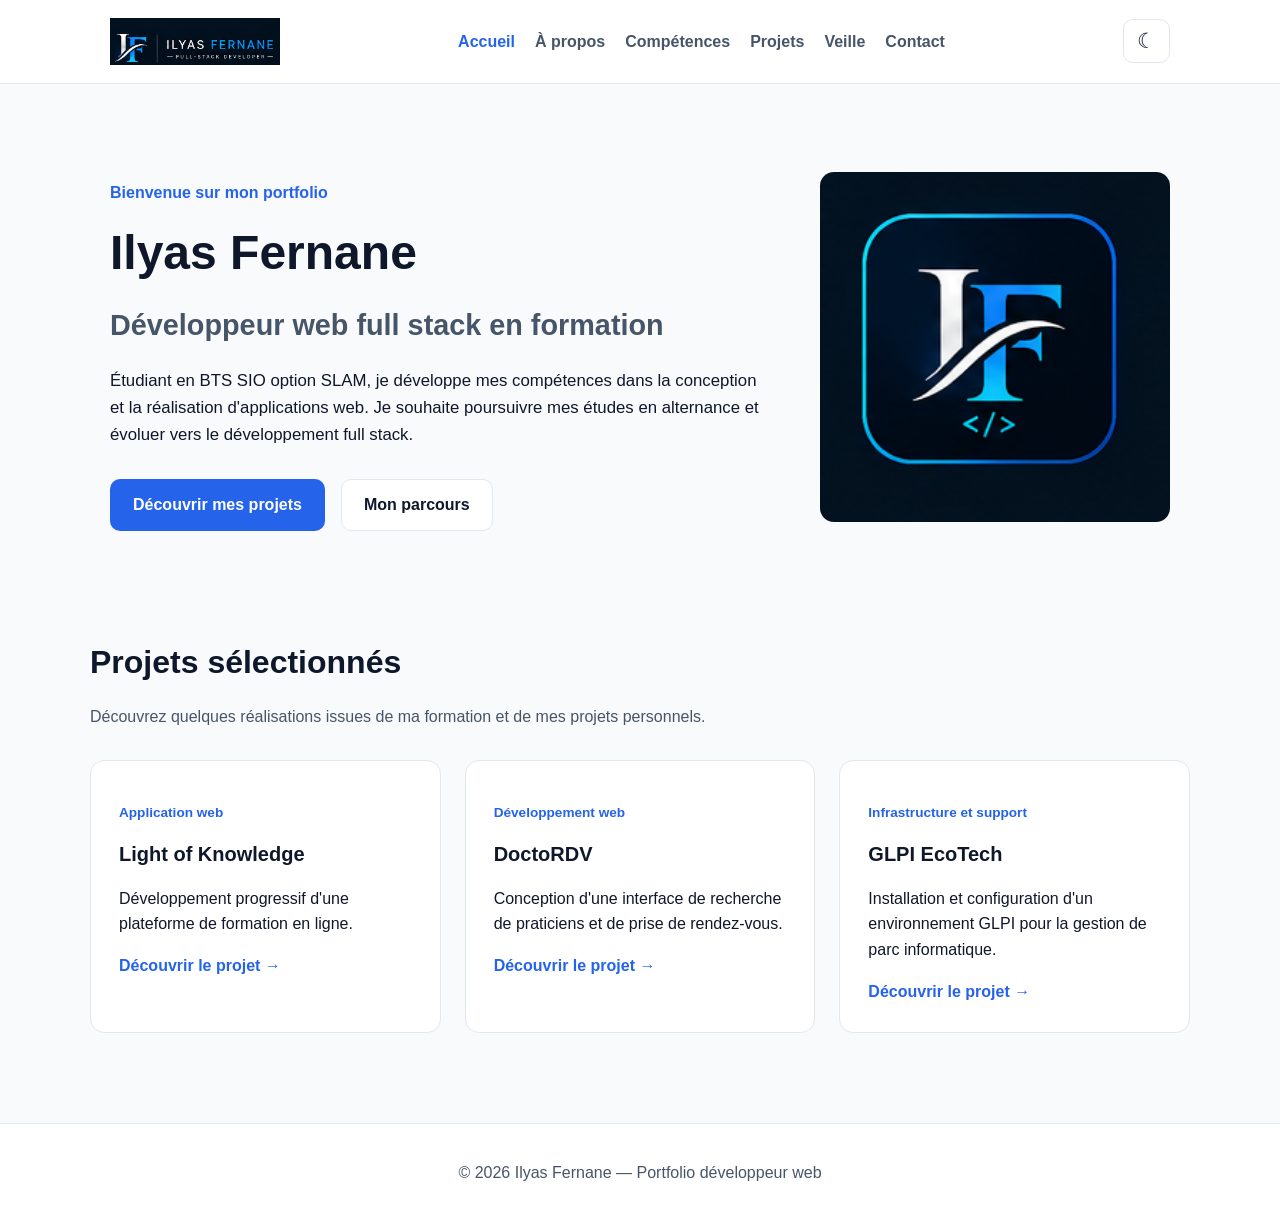
<file: index.html>
<!doctype html>
<html lang="fr">
  <head>
    <meta charset="UTF-8" />
    <meta name="viewport" content="width=device-width, initial-scale=1.0" />

    <meta
      name="description"
      content="Portfolio professionnel de développeur web.
          Projets, compétences et veille technologique."
    />

    <title>Portfolio | Développeur Web</title>

    <link rel="stylesheet" href="css/style.css" />
    <link rel="icon" type="image/png" href="images/favicon.png" />
  </head>

  <body>
    <!-- EN-TÊTE -->
    <header class="site-header">
      <nav class="navigation" aria-label="Navigation principale">
        <a
          href="index.html"
          class="logo logo-image"
          aria-label="Ilyas Fernane - Accueil"
        >
          <img
            src="images/logo-navbar.png"
            alt="Ilyas Fernane"
            class="logo-navbar"
          />
        </a>

        <button
          class="menu-toggle"
          type="button"
          aria-label="Afficher ou masquer le menu"
          aria-controls="menu-principal"
          aria-expanded="false"
        >
          ☰
        </button>

        <ul class="menu" id="menu-principal">
          <li><a href="index.html" aria-current="page">Accueil</a></li>
          <li><a href="apropos.html">À propos</a></li>
          <li><a href="competences.html">Compétences</a></li>
          <li><a href="projets.html">Projets</a></li>
          <li><a href="veille.html">Veille</a></li>
          <li><a href="contact.html">Contact</a></li>
        </ul>

        <button
          class="theme-toggle"
          type="button"
          aria-label="Changer de thème"
          title="Changer de thème"
        >
          ☾
        </button>
      </nav>
    </header>

    <!-- CONTENU PRINCIPAL -->
    <main>
      <section class="hero">
        <div class="hero-contenu">
          <p class="hero-intro">Bienvenue sur mon portfolio</p>

          <h1>Ilyas Fernane</h1>

          <h2>Développeur web full stack en formation</h2>

          <p class="hero-description">
            Étudiant en BTS SIO option SLAM, je développe mes compétences dans
            la conception et la réalisation d'applications web. Je souhaite
            poursuivre mes études en alternance et évoluer vers le développement
            full stack.
          </p>

          <div class="hero-actions">
            <a href="projets.html" class="btn btn-principal">
              Découvrir mes projets
            </a>

            <a href="apropos.html" class="btn btn-secondaire"> Mon parcours </a>
          </div>
        </div>

        <div class="hero-visuel">
          <img
            src="images/favicon.png"
            alt="Monogramme IF - Identité visuelle Ilyas Fernane"
            class="logo-principal"
          />
        </div>
      </section>

      <section class="projets-accueil">
        <div class="conteneur">
          <h2>Projets sélectionnés</h2>

          <p class="section-description">
            Découvrez quelques réalisations issues de ma formation et de mes
            projets personnels.
          </p>

          <div class="grille-projets">
            <article class="carte-projet">
              <p class="projet-categorie">Application web</p>

              <h3>Light of Knowledge</h3>

              <p>
                Développement progressif d'une plateforme de formation en ligne.
              </p>

              <a href="projets.html"> Découvrir le projet → </a>
            </article>

            <article class="carte-projet">
              <p class="projet-categorie">Développement web</p>

              <h3>DoctoRDV</h3>

              <p>
                Conception d'une interface de recherche de praticiens et de
                prise de rendez-vous.
              </p>

              <a href="projets.html"> Découvrir le projet → </a>
            </article>

            <article class="carte-projet">
              <p class="projet-categorie">Infrastructure et support</p>

              <h3>GLPI EcoTech</h3>

              <p>
                Installation et configuration d'un environnement GLPI pour la
                gestion de parc informatique.
              </p>

              <a href="projets.html"> Découvrir le projet → </a>
            </article>
          </div>
        </div>
      </section>
    </main>

    <!-- PIED DE PAGE -->
    <footer class="site-footer">
      <p>© 2026 Ilyas Fernane — Portfolio développeur web</p>
    </footer>
    <script src="js/menu.js"></script>
    <script src="js/theme.js"></script>
  </body>
</html>
</file>
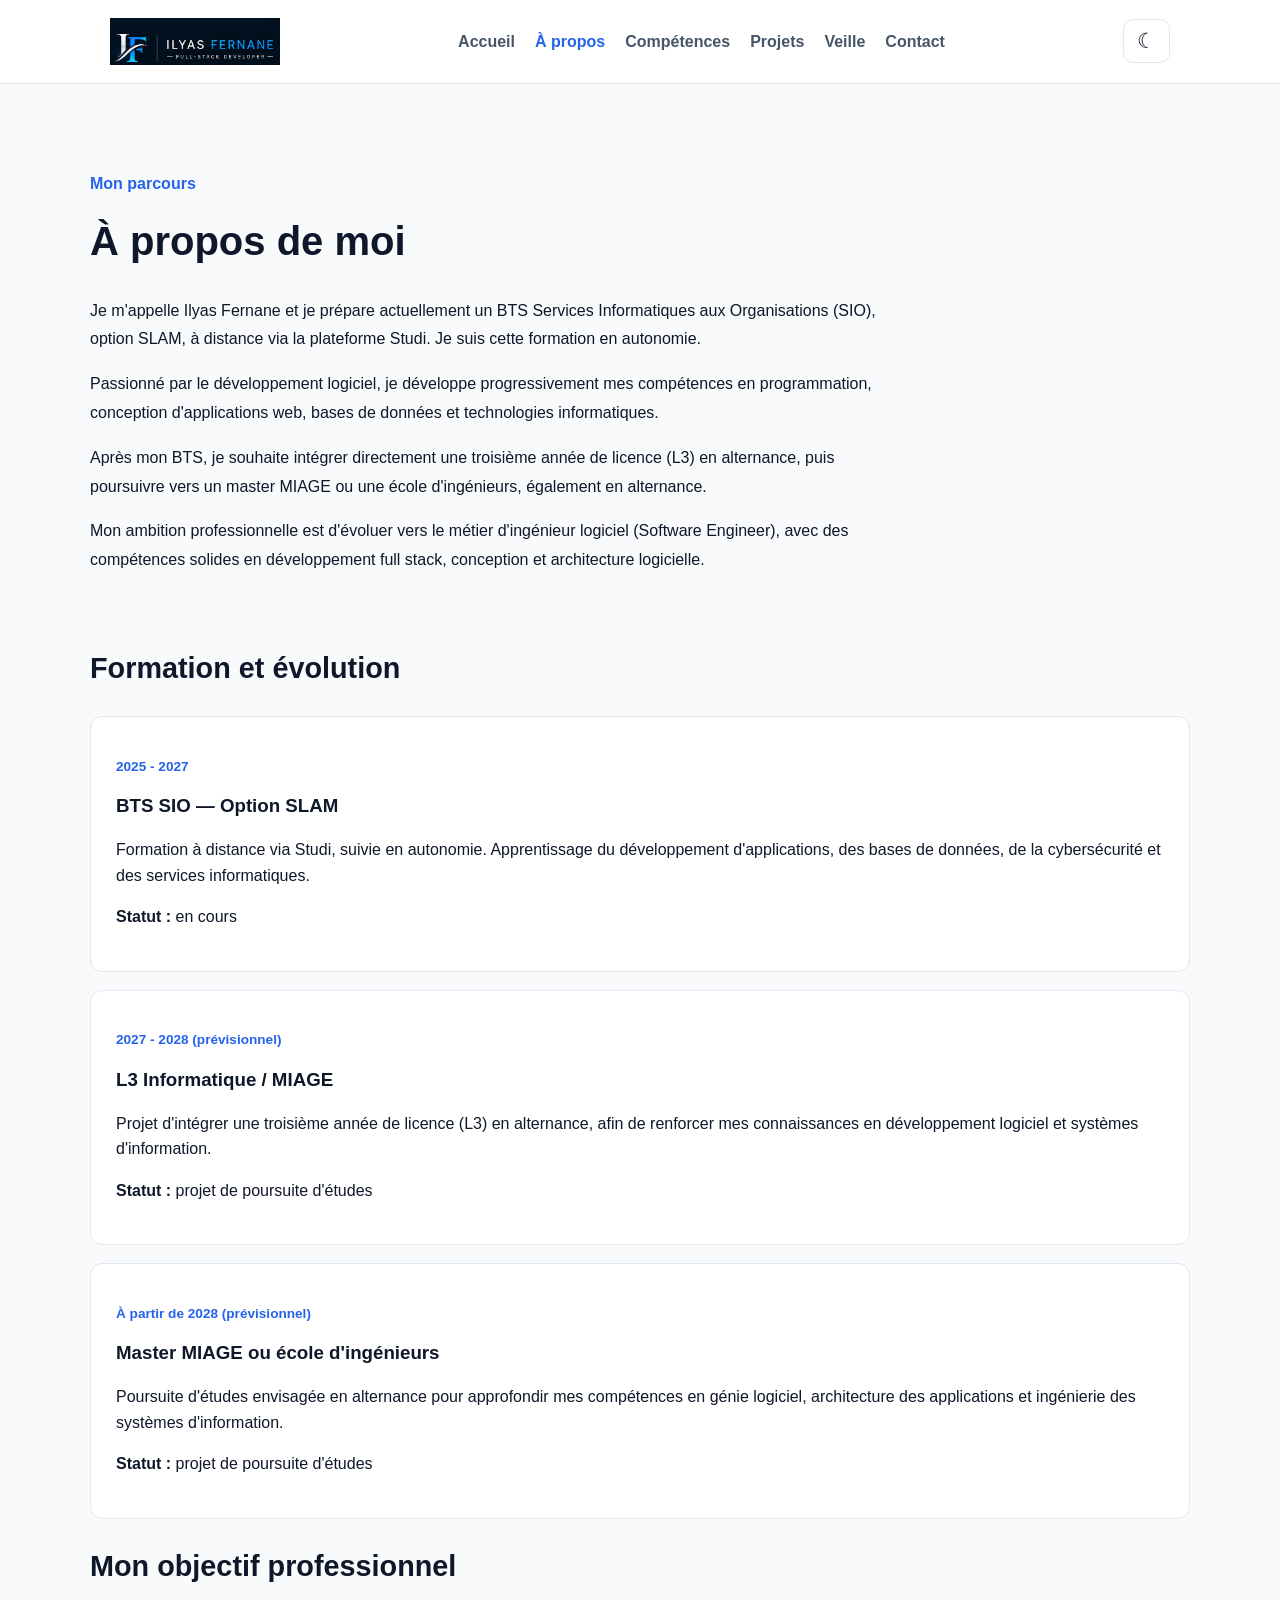
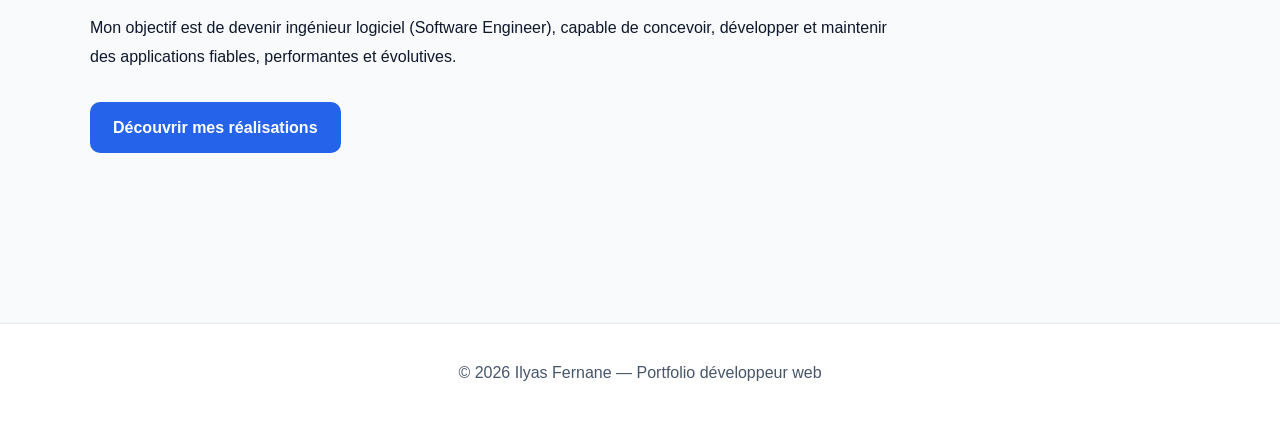
<file: apropos.html>
<!doctype html>
<html lang="fr">
  <head>
    <meta charset="UTF-8" />
    <meta name="viewport" content="width=device-width, initial-scale=1.0" />
    <meta
      name="description"
      content="Découvrez mon parcours, ma formation en BTS SIO SLAM et mes objectifs professionnels."
    />
    <title>À propos | Ilyas Fernane</title>
    <link rel="stylesheet" href="css/style.css" />
    <link rel="icon" type="image/png" href="images/favicon.png">
  </head>
  <body>
    <header class="site-header">
      <nav class="navigation" aria-label="Navigation principale">
        
      <a href="index.html"
        class="logo logo-image"
        aria-label="Ilyas Fernane - Accueil">

          <img src="images/logo-navbar.png"
              alt="Ilyas Fernane"
              class="logo-navbar">

      </a>


        <button
          class="menu-toggle"
          type="button"
          aria-label="Afficher ou masquer le menu"
          aria-controls="menu-principal"
          aria-expanded="false"
        >
          ☰
        </button>

        <ul class="menu" id="menu-principal">
          <li><a href="index.html">Accueil</a></li>
          <li><a href="apropos.html" aria-current="page">À propos</a></li>
          <li><a href="competences.html">Compétences</a></li>
          <li><a href="projets.html">Projets</a></li>
          <li><a href="veille.html">Veille</a></li>
          <li><a href="contact.html">Contact</a></li>
        </ul>
        <button
         class="theme-toggle"
         type="button"
         aria-label="Changer de thème"
         title="Changer de thème">
         ☾
        </button>
      </nav>
    </header>

    <main class="page-interieure">
      <div class="conteneur">

        <section class="presentation">
          <p class="hero-intro">Mon parcours</p>

          <h1>À propos de moi</h1>

          <p>
            Je m'appelle Ilyas Fernane et je prépare actuellement un BTS
            Services Informatiques aux Organisations (SIO), option SLAM, à
            distance via la plateforme Studi. Je suis cette formation en
            autonomie.
          </p>

          <p>
            Passionné par le développement logiciel, je développe
            progressivement mes compétences en programmation, conception
            d'applications web, bases de données et technologies informatiques.
          </p>

          <p>
            Après mon BTS, je souhaite intégrer directement une troisième année
            de licence (L3) en alternance, puis poursuivre vers un master MIAGE
            ou une école d'ingénieurs, également en alternance.
          </p>

          <p>
            Mon ambition professionnelle est d'évoluer vers le métier
            d'ingénieur logiciel (Software Engineer), avec des compétences
            solides en développement full stack, conception et architecture
            logicielle.
          </p>
        </section>

        <section class="parcours">
          <h2>Formation et évolution</h2>

          <article class="parcours-etape">
            <p class="projet-categorie">2025 - 2027</p>

            <h3>BTS SIO — Option SLAM</h3>

            <p>
              Formation à distance via Studi,
              suivie en autonomie. Apprentissage
              du développement d'applications,
              des bases de données, de la cybersécurité
              et des services informatiques.
            </p>

            <p><strong>Statut :</strong> en cours</p>
          </article>

        <article class="parcours-etape">
            <p class="projet-categorie">2027 - 2028 (prévisionnel)</p>

            <h3>L3 Informatique / MIAGE</h3>

            <p>
                Projet d'intégrer une troisième année
                de licence (L3) en alternance,
                afin de renforcer mes connaissances
                en développement logiciel et
                systèmes d'information.
            </p>

            <p><strong>Statut :</strong> projet de poursuite d'études</p>
        </article>

        <article class="parcours-etape">
            <p class="projet-categorie">À partir de 2028 (prévisionnel)</p>

            <h3>Master MIAGE ou école d'ingénieurs</h3>

            <p>
                Poursuite d'études envisagée en alternance
                pour approfondir mes compétences
                en génie logiciel, architecture
                des applications et ingénierie
                des systèmes d'information.
            </p>

            <p><strong>Statut :</strong> projet de poursuite d'études</p>
        </article>

        <section class="objectifs">
          <h2>Mon objectif professionnel</h2>
          <p>
            Mon objectif est de devenir ingénieur logiciel
            (Software Engineer), capable de concevoir,
            développer et maintenir des applications
            fiables, performantes et évolutives.
          </p>

          <a href="projets.html" class="btn btn-principal">
            Découvrir mes réalisations
          </a>
        </section>
      </div>
    </main>

    <footer class="site-footer">
      <p>© 2026 Ilyas Fernane — Portfolio développeur web</p>
    </footer>

    <script src="js/menu.js"></script>
    <script src="js/theme.js"></script>
  </body>
</html>
</file>
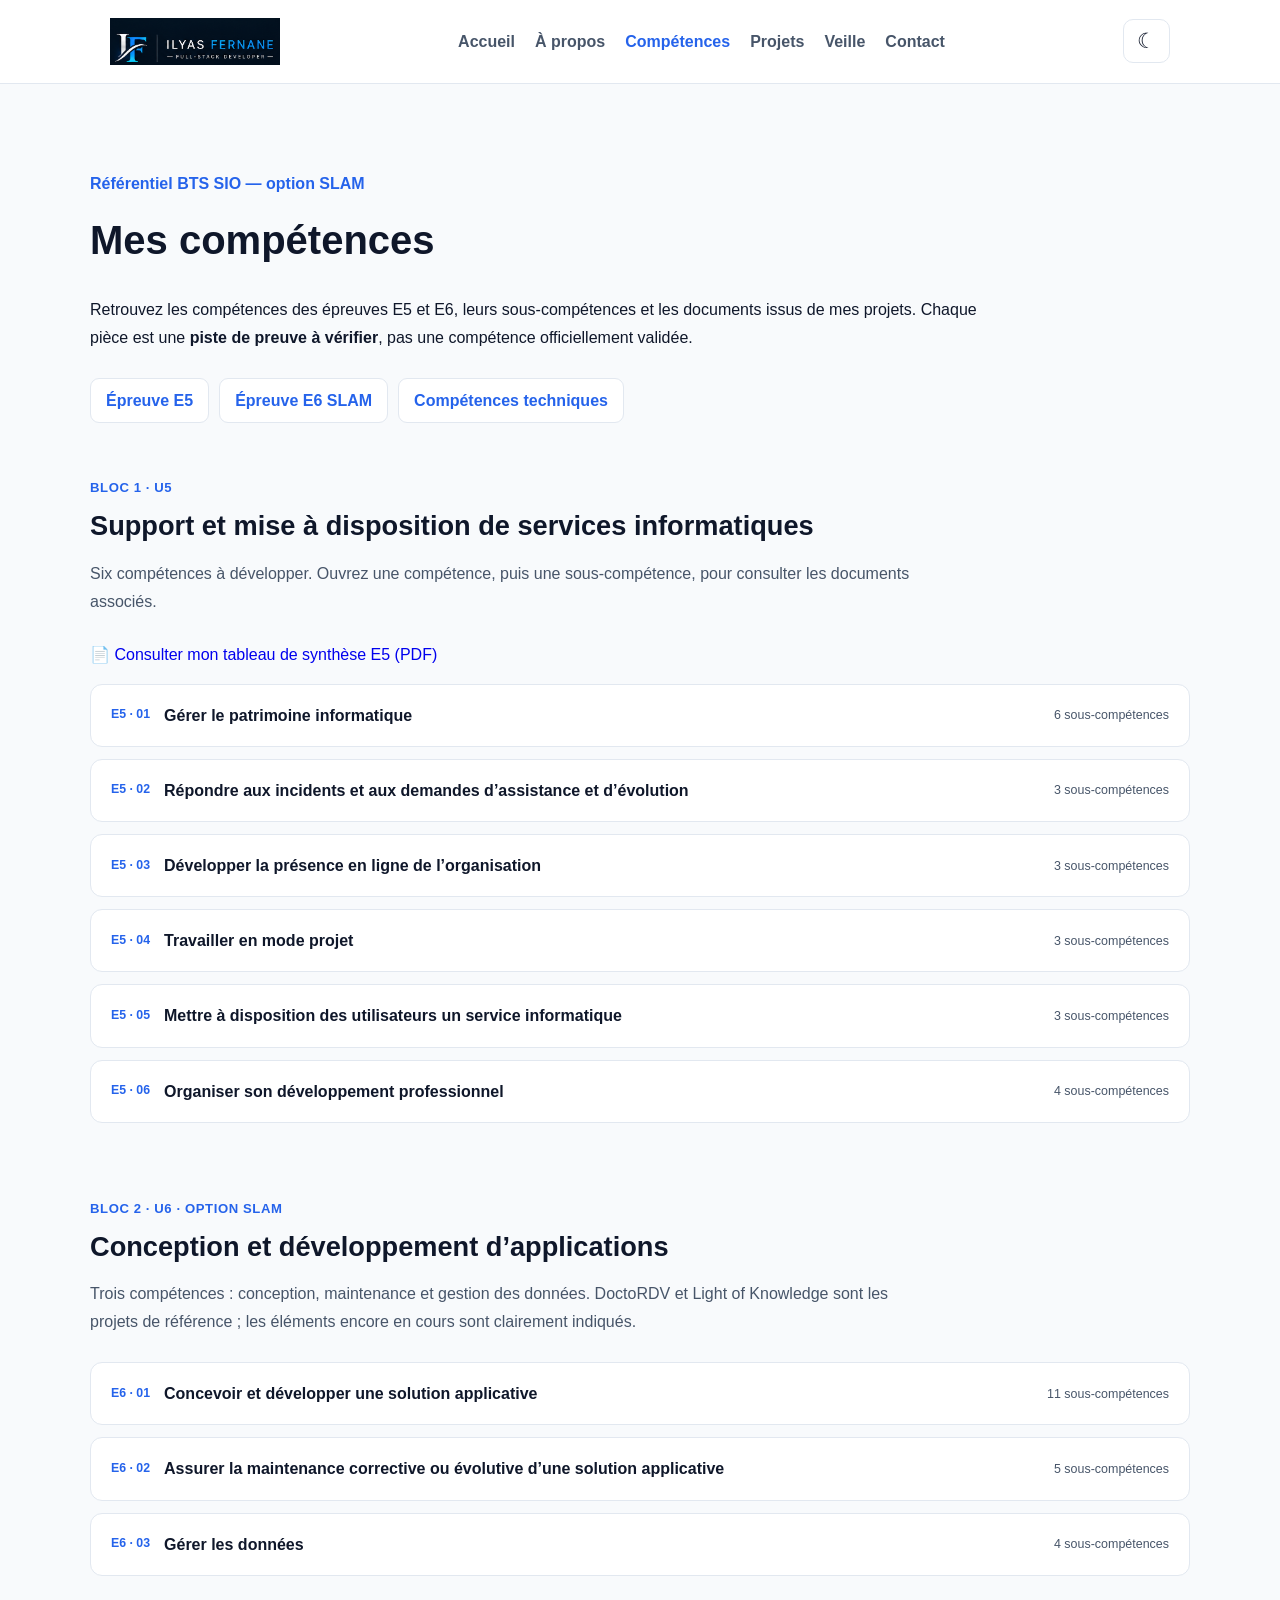
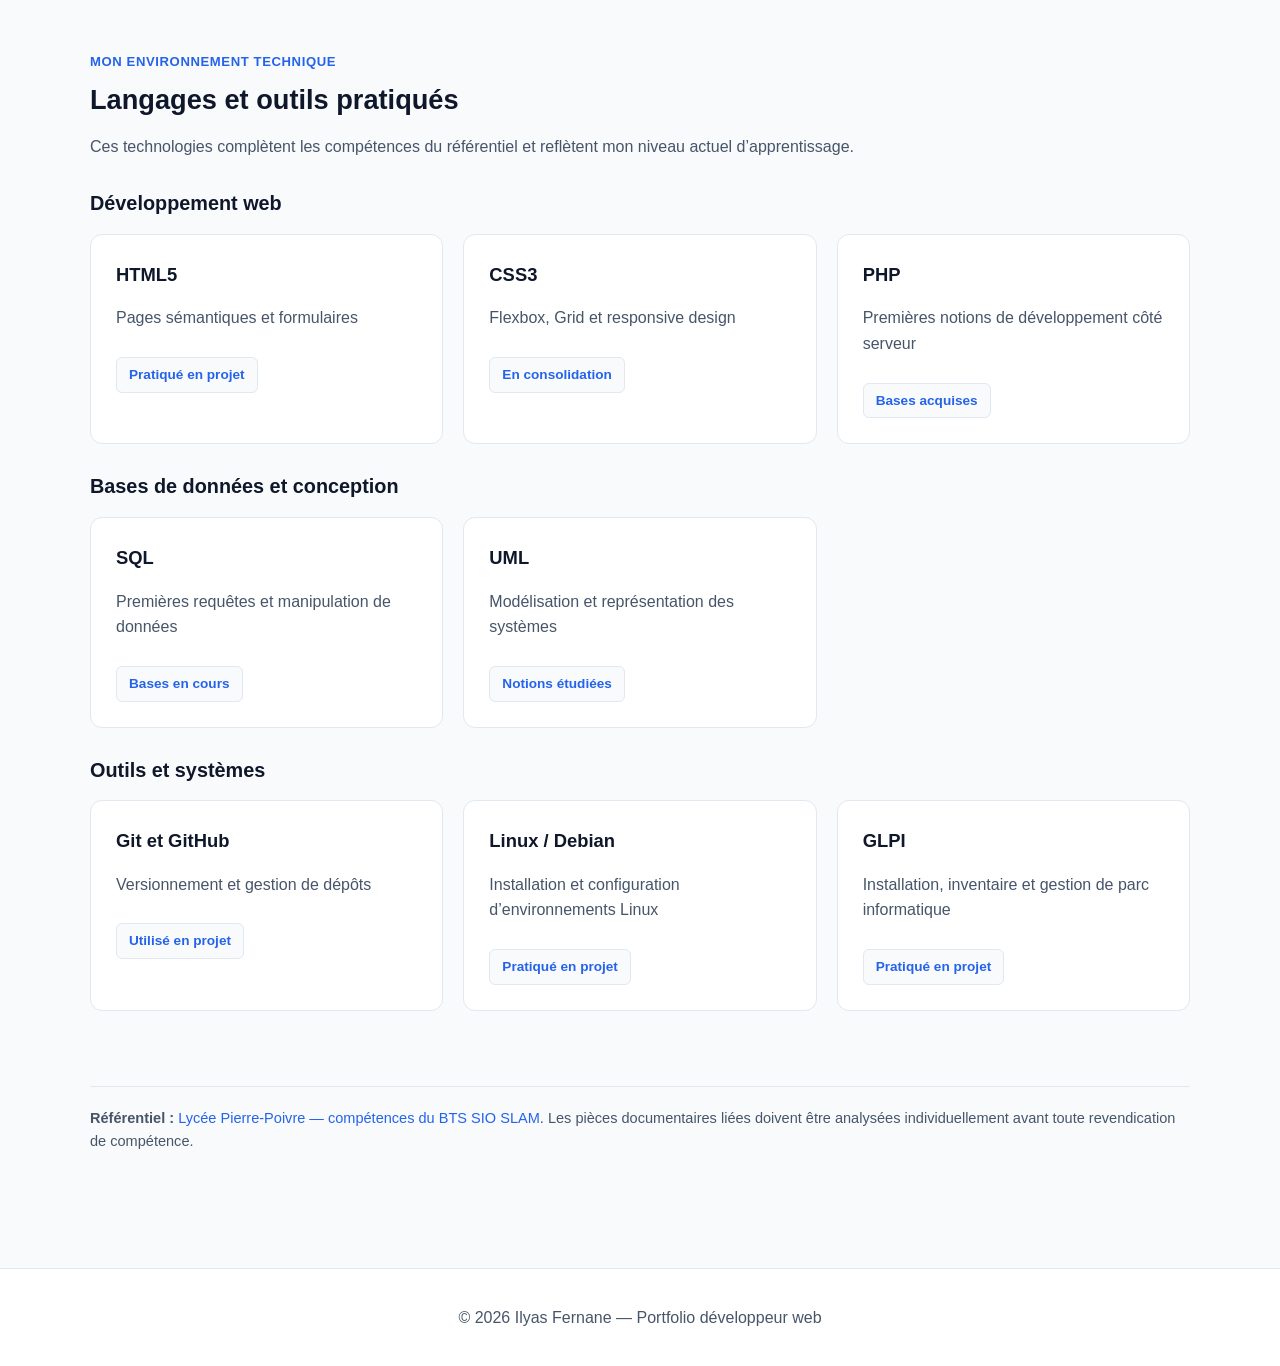
<file: competences.html>
<!doctype html>
<html lang="fr">
  <head>
    <meta charset="UTF-8" />
    <meta name="viewport" content="width=device-width, initial-scale=1.0" />
    <meta name="description" content="Compétences E5 et E6 du BTS SIO SLAM, réalisations et documents associés : GLPI EcoTech, DoctoRDV, Light of Knowledge et projets web." />
    <title>Compétences E5 et E6 | Portfolio BTS SIO SLAM</title>
    <link rel="stylesheet" href="css/style.css" />
    <link rel="stylesheet" href="css/competences.css" />
    <link rel="icon" type="image/png" href="images/favicon.png" />
  </head>
  <body>
    <header class="site-header">
      <nav class="navigation" aria-label="Navigation principale">
        <a href="index.html" class="logo logo-image" aria-label="Ilyas Fernane - Accueil">
          <img src="images/logo-navbar.png" alt="Ilyas Fernane" class="logo-navbar" />
        </a>
        <button class="menu-toggle" type="button" aria-label="Afficher ou masquer le menu" aria-controls="menu-principal" aria-expanded="false">☰</button>
        <ul class="menu" id="menu-principal">
          <li><a href="index.html">Accueil</a></li>
          <li><a href="apropos.html">À propos</a></li>
          <li><a href="competences.html" aria-current="page">Compétences</a></li>
          <li><a href="projets.html">Projets</a></li>
          <li><a href="veille.html">Veille</a></li>
          <li><a href="contact.html">Contact</a></li>
        </ul>
        <button class="theme-toggle" type="button" aria-label="Changer de thème" title="Changer de thème">☾</button>
      </nav>
    </header>
    <main class="page-interieure">
      <div class="conteneur">
        <section class="presentation ref-presentation">
          <p class="hero-intro">Référentiel BTS SIO — option SLAM</p>
          <h1>Mes compétences</h1>
          <p>Retrouvez les compétences des épreuves E5 et E6, leurs sous-compétences et les documents issus de mes projets. Chaque pièce est une <strong>piste de preuve à vérifier</strong>, pas une compétence officiellement validée.</p>
          <nav class="ref-navigation" aria-label="Sections de cette page">
            <a href="#e5">Épreuve E5</a>
            <a href="#e6">Épreuve E6 SLAM</a>
            <a href="#techniques">Compétences techniques</a>
          </nav>
        </section>
        <section class="competences-section ref-section" id="e5" aria-labelledby="titre-e5">
          <p class="ref-eyebrow">BLOC 1 · U5</p>
          <h2 id="titre-e5">Support et mise à disposition de services informatiques</h2>
          <p class="ref-section-description">Six compétences à développer. Ouvrez une compétence, puis une sous-compétence, pour consulter les documents associés.</p>
          <p>
            <a href="documents/Tableau_synthese_E5_2027.pdf"
              target="_blank"
              rel="noopener noreferrer">
              📄 Consulter mon tableau de synthèse E5 (PDF)
            </a>
          </p>
          <details class="ref-groupe" id="e5-1">
            <summary>
              <span class="ref-numero">E5 · 01</span>
              <span class="ref-groupe-titre">Gérer le patrimoine informatique</span>
              <span class="ref-sous-nombre">6 sous-compétences</span>
            </summary>
            <div class="ref-groupe-contenu">
              <details class="ref-sous-competence">
                <summary>
                  <span class="ref-sous-index">1.1</span>
                  <span>Recenser et identifier les ressources numériques</span>
                </summary>
                <div class="ref-preuves">
                  <p class="ref-preuves-intro">Documents disponibles à examiner pour justifier cette sous-compétence :</p>
                  <ul class="ref-preuves-liste">
                    <li>
                      <a href="documents/GLPI_EcoTech_dossier_preuves_complet.pdf#page=9"
                        target="_blank" rel="noopener noreferrer">
                        Inventaire automatique du poste Debian (PDF, page 9)
                      </a>
                      <span class="ref-preuve-contexte">
                        Poste détecté dans GLPI grâce à GLPI Agent
                      </span>
                    </li>

                    <li>
                      <a href="documents/GLPI_EcoTech_dossier_preuves_complet.pdf#page=13"
                        target="_blank" rel="noopener noreferrer">
                        Parc informatique EcoTech (PDF, page 13)
                      </a>
                      <span class="ref-preuve-contexte">
                        Présentation des équipements enregistrés dans GLPI
                      </span>
                    </li>
                  </ul>
                  <p class="ref-statut ref-statut-revue">Statut : correspondance à vérifier avec le référentiel et les pièces.</p>
                </div>
              </details>
              <details class="ref-sous-competence">
                <summary>
                  <span class="ref-sous-index">1.2</span>
                  <span>Exploiter des référentiels, normes et standards adoptés par le prestataire informatique</span>
                </summary>
                <div class="ref-preuves">
                  <p class="ref-preuves-intro">Documents disponibles à examiner pour justifier cette sous-compétence :</p>
                  <ul class="ref-preuves-liste">
                    <li>
                      <a href="https://github.com/ifernane77/GLPI-EcoTech/blob/main/regles-securisation-equipements.md" target="_blank" rel="noopener noreferrer">
                        Règles de sécurisation des équipements <span aria-hidden="true">↗</span>
                      </a>
                      <span class="ref-preuve-contexte">À vérifier au regard des normes et référentiels utilisés</span>
                    </li>
                  </ul>
                  <p class="ref-statut ref-statut-revue">Statut : correspondance à vérifier avec le référentiel et les pièces.</p>
                </div>
              </details>
              <details class="ref-sous-competence">
                <summary>
                  <span class="ref-sous-index">1.3</span>
                  <span>Mettre en place et vérifier les niveaux d’habilitation associés à un service</span>
                </summary>
                <div class="ref-preuves">
                  <p class="ref-preuves-intro">Documents disponibles à examiner pour justifier cette sous-compétence :</p>
                  <ul class="ref-preuves-liste">
                    <li>
                      <a href="documents/GLPI_EcoTech_dossier_preuves_complet.pdf#page=16"
                        target="_blank" rel="noopener noreferrer">
                        Profil Technician — Support EcoTech (PDF, page 16)
                      </a>
                      <span class="ref-preuve-contexte">
                        Habilitation du compte chargé des tickets
                      </span>
                    </li>

                    <li>
                      <a href="documents/GLPI_EcoTech_dossier_preuves_complet.pdf#page=17"
                        target="_blank" rel="noopener noreferrer">
                        Profil Admin — EcoTech (PDF, page 17)
                      </a>
                      <span class="ref-preuve-contexte">
                        Vérification du profil administrateur dans GLPI
                      </span>
                    </li>

                    <li>
                      <a href="documents/GLPI_EcoTech_dossier_preuves_complet.pdf#page=18"
                        target="_blank" rel="noopener noreferrer">
                        Profil Self-Service — Terrain EcoTech (PDF, page 18)
                      </a>
                      <span class="ref-preuve-contexte">
                        Vérification du profil attribué au demandeur
                      </span>
                    </li>

                    <li>
                      <a href="documents/GLPI_EcoTech_dossier_preuves_complet.pdf#page=19"
                        target="_blank" rel="noopener noreferrer">
                        Interface du demandeur (PDF, page 19)
                      </a>
                      <span class="ref-preuve-contexte">
                        Test de connexion avec le compte Self-Service
                      </span>
                    </li>
                  </ul>
                  <p class="ref-statut ref-statut-revue">Statut : correspondance à vérifier avec le référentiel et les pièces.</p>
                </div>
              </details>
              <details class="ref-sous-competence">
                <summary>
                  <span class="ref-sous-index">1.4</span>
                  <span>Vérifier les conditions de la continuité d’un service informatique</span>
                </summary>
                <div class="ref-preuves">
                  <p class="ref-vide">Aucune preuve spécifique associée pour le moment. À compléter au fil des projets.</p>
                  <p class="ref-statut">Statut : non documentée.</p>
                </div>
              </details>
              <details class="ref-sous-competence">
                <summary>
                  <span class="ref-sous-index">1.5</span>
                  <span>Gérer des sauvegardes</span>
                </summary>
                <div class="ref-preuves">
                  <p class="ref-vide">Aucune preuve spécifique associée pour le moment. À compléter au fil des projets.</p>
                  <p class="ref-statut">Statut : non documentée.</p>
                </div>
              </details>
              <details class="ref-sous-competence">
                <summary>
                  <span class="ref-sous-index">1.6</span>
                  <span>Vérifier le respect des règles d’utilisation des ressources numériques</span>
                </summary>
                <div class="ref-preuves">
                  <p class="ref-preuves-intro">Documents disponibles à examiner pour justifier cette sous-compétence :</p>
                  <ul class="ref-preuves-liste">
                    <li>
                      <a href="https://github.com/ifernane77/GLPI-EcoTech/blob/main/regles-securisation-equipements.md" target="_blank" rel="noopener noreferrer">
                        Règles de sécurisation <span aria-hidden="true">↗</span>
                      </a>
                      <span class="ref-preuve-contexte">Correspondance exacte à justifier</span>
                    </li>
                  </ul>
                  <p class="ref-statut ref-statut-revue">Statut : correspondance à vérifier avec le référentiel et les pièces.</p>
                </div>
              </details>
            </div>
          </details>
          <details class="ref-groupe" id="e5-2">
            <summary>
              <span class="ref-numero">E5 · 02</span>
              <span class="ref-groupe-titre">Répondre aux incidents et aux demandes d’assistance et d’évolution</span>
              <span class="ref-sous-nombre">3 sous-compétences</span>
            </summary>
            <div class="ref-groupe-contenu">
              <details class="ref-sous-competence">
                <summary>
                  <span class="ref-sous-index">2.1</span>
                  <span>Collecter, suivre et orienter des demandes</span>
                </summary>
                <div class="ref-preuves">
                  <p class="ref-preuves-intro">Documents disponibles à examiner pour justifier cette sous-compétence :</p>
                  
                  <ul class="ref-preuves-liste">
                    <li>
                      <a href="documents/GLPI_EcoTech_dossier_preuves_complet.pdf#page=22"
                        target="_blank" rel="noopener noreferrer">
                        Liste des tickets EcoTech (PDF, page 22)
                      </a>
                      <span class="ref-preuve-contexte">
                        Enregistrement et suivi de huit demandes et incidents
                      </span>
                    </li>

                    <li>
                      <a href="documents/GLPI_EcoTech_dossier_preuves_complet.pdf#page=24"
                        target="_blank" rel="noopener noreferrer">
                        Affectation d'un incident au support (PDF, page 24)
                      </a>
                      <span class="ref-preuve-contexte">
                        Ticket n° 4 associé à une imprimante et à un technicien
                      </span>
                    </li>

                    <li>
                      <a href="documents/GLPI_EcoTech_dossier_preuves_complet.pdf#page=26"
                        target="_blank" rel="noopener noreferrer">
                        Suivi d'un ticket en cours (PDF, page 26)
                      </a>
                      <span class="ref-preuve-contexte">
                        Consultation du ticket Wi-Fi n° 10 depuis le compte Terrain
                      </span>
                    </li>
                  </ul>

                  <p class="ref-statut ref-statut-revue">Statut : correspondance à vérifier avec le référentiel et les pièces.</p>
                </div>
              </details>
              <details class="ref-sous-competence">
                <summary>
                  <span class="ref-sous-index">2.2</span>
                  <span>Traiter des demandes concernant les services réseau et système, applicatifs</span>
                </summary>
                <div class="ref-preuves">
                  <p class="ref-preuves-intro">Documents disponibles à examiner pour justifier cette sous-compétence :</p>
                  
                  <ul class="ref-preuves-liste">
                    <li>
                      <a href="documents/GLPI_EcoTech_dossier_preuves_complet.pdf#page=25"
                        target="_blank" rel="noopener noreferrer">
                        Traitement d'un incident réseau (PDF, page 25)
                      </a>
                      <span class="ref-preuve-contexte">
                        Ticket n° 8 : coupure Internet, vérifications
                        et solution enregistrées dans GLPI
                      </span>
                    </li>
                  </ul>

                  <p class="ref-statut ref-statut-revue">Statut : correspondance à vérifier avec le référentiel et les pièces.</p>
                </div>
              </details>
              <details class="ref-sous-competence">
                <summary>
                  <span class="ref-sous-index">2.3</span>
                  <span>Traiter des demandes concernant les applications</span>
                </summary>
                <div class="ref-preuves">
                  <p class="ref-vide">Aucune preuve spécifique associée pour le moment. À compléter au fil des projets.</p>
                  <p class="ref-statut">Statut : non documentée.</p>
                </div>
              </details>
            </div>
          </details>
          <details class="ref-groupe" id="e5-3">
            <summary>
              <span class="ref-numero">E5 · 03</span>
              <span class="ref-groupe-titre">Développer la présence en ligne de l’organisation</span>
              <span class="ref-sous-nombre">3 sous-compétences</span>
            </summary>
            <div class="ref-groupe-contenu">
              <details class="ref-sous-competence">
                <summary>
                  <span class="ref-sous-index">3.1</span>
                  <span>Participer à la valorisation de l’image de l’organisation sur les médias numériques en tenant compte du cadre juridique et des enjeux économiques</span>
                </summary>
                <div class="ref-preuves">
                  <p class="ref-preuves-intro">Documents disponibles à examiner pour justifier cette sous-compétence :</p>
                  <ul class="ref-preuves-liste">
                    <li>
                      <a href="https://github.com/ifernane77/Light-Of-Knowledge/blob/main/public/index.html" target="_blank" rel="noopener noreferrer">
                        Page d’accueil Light of Knowledge <span aria-hidden="true">↗</span>
                      </a>
                      <span class="ref-preuve-contexte">Interface publique ; aspects juridiques à documenter</span>
                    </li>
                    <li>
                      <a href="https://github.com/ifernane77/Light-Of-Knowledge/blob/main/cahier-des-charges.md" target="_blank" rel="noopener noreferrer">
                        Cahier des charges <span aria-hidden="true">↗</span>
                      </a>
                      <span class="ref-preuve-contexte">Contexte et besoins</span>
                    </li>
                  </ul>
                  <p class="ref-statut ref-statut-revue">Statut : correspondance à vérifier avec le référentiel et les pièces.</p>
                </div>
              </details>
              <details class="ref-sous-competence">
                <summary>
                  <span class="ref-sous-index">3.2</span>
                  <span>Référencer les services en ligne de l’organisation et mesurer leur visibilité</span>
                </summary>
                <div class="ref-preuves">
                  <p class="ref-vide">Aucune preuve spécifique associée pour le moment. À compléter au fil des projets.</p>
                  <p class="ref-statut">Statut : non documentée.</p>
                </div>
              </details>
              <details class="ref-sous-competence">
                <summary>
                  <span class="ref-sous-index">3.3</span>
                  <span>Participer à l’évolution d’un site Web exploitant les données de l’organisation</span>
                </summary>
                <div class="ref-preuves">
                  <p class="ref-preuves-intro">Documents disponibles à examiner pour justifier cette sous-compétence :</p>
                  <ul class="ref-preuves-liste">
                    <li>
                      <a href="https://github.com/ifernane77/Light-Of-Knowledge/blob/main/public/formations.html" target="_blank" rel="noopener noreferrer">
                        Page Formations <span aria-hidden="true">↗</span>
                      </a>
                      <span class="ref-preuve-contexte">Évolution de l’interface ; exploitation des données à justifier</span>
                    </li>
                    <li>
                      <a href="https://github.com/ifernane77/Light-Of-Knowledge/blob/main/public/inscription.html" target="_blank" rel="noopener noreferrer">
                        Page Inscription <span aria-hidden="true">↗</span>
                      </a>
                      <span class="ref-preuve-contexte">Maquette de formulaire</span>
                    </li>
                  </ul>
                  <p class="ref-statut ref-statut-revue">Statut : correspondance à vérifier avec le référentiel et les pièces.</p>
                </div>
              </details>
            </div>
          </details>
          <details class="ref-groupe" id="e5-4">
            <summary>
              <span class="ref-numero">E5 · 04</span>
              <span class="ref-groupe-titre">Travailler en mode projet</span>
              <span class="ref-sous-nombre">3 sous-compétences</span>
            </summary>
            <div class="ref-groupe-contenu">
              <details class="ref-sous-competence">
                <summary>
                  <span class="ref-sous-index">4.1</span>
                  <span>Analyser les objectifs et les modalités d’organisation d’un projet</span>
                </summary>
                <div class="ref-preuves">
                  <p class="ref-preuves-intro">Documents disponibles à examiner pour justifier cette sous-compétence :</p>
                  <ul class="ref-preuves-liste">
                    <li>
                      <a href="https://github.com/ifernane77/bat-expertise-manager/blob/main/docs/cahier-des-charges.md" target="_blank" rel="noopener noreferrer">
                        Cahier des charges — Bat Expertise Manager <span aria-hidden="true">↗</span>
                      </a>
                      <span class="ref-preuve-contexte">Expression du besoin</span>
                    </li>
                    <li>
                      <a href="https://github.com/ifernane77/DoctoRDV/blob/main/analyse-fonctionnelle.md" target="_blank" rel="noopener noreferrer">
                        Analyse fonctionnelle — DoctoRDV <span aria-hidden="true">↗</span>
                      </a>
                      <span class="ref-preuve-contexte">Besoins et rôles</span>
                    </li>
                  </ul>
                  <p class="ref-statut ref-statut-revue">Statut : correspondance à vérifier avec le référentiel et les pièces.</p>
                </div>
              </details>
              <details class="ref-sous-competence">
                <summary>
                  <span class="ref-sous-index">4.2</span>
                  <span>Planifier les activités</span>
                </summary>
                <div class="ref-preuves">
                  <p class="ref-preuves-intro">Documents disponibles à examiner pour justifier cette sous-compétence :</p>
                  <ul class="ref-preuves-liste">
                    <li>
                      <a href="https://github.com/ifernane77/DoctoRDV/blob/main/backlog.md" target="_blank" rel="noopener noreferrer">
                        Backlog — DoctoRDV <span aria-hidden="true">↗</span>
                      </a>
                      <span class="ref-preuve-contexte">Planification des tâches</span>
                    </li>
                    <li>
                      <a href="https://github.com/ifernane77/GLPI-EcoTech/blob/main/backlog.md" target="_blank" rel="noopener noreferrer">
                        Backlog — GLPI EcoTech <span aria-hidden="true">↗</span>
                      </a>
                      <span class="ref-preuve-contexte">Organisation du travail</span>
                    </li>
                  </ul>
                  <p class="ref-statut ref-statut-revue">Statut : correspondance à vérifier avec le référentiel et les pièces.</p>
                </div>
              </details>
              <details class="ref-sous-competence">
                <summary>
                  <span class="ref-sous-index">4.3</span>
                  <span>Évaluer les indicateurs de suivi d’un projet et analyser les écarts</span>
                </summary>
                <div class="ref-preuves">
                  <p class="ref-preuves-intro">Documents disponibles à examiner pour justifier cette sous-compétence :</p>
                  <ul class="ref-preuves-liste">
                    <li>
                      <a href="https://github.com/ifernane77/GLPI-EcoTech/blob/main/journal-de-bord.md" target="_blank" rel="noopener noreferrer">
                        Journal de bord GLPI <span aria-hidden="true">↗</span>
                      </a>
                      <span class="ref-preuve-contexte">Les indicateurs et les écarts restent à expliciter</span>
                    </li>
                  </ul>
                  <p class="ref-statut ref-statut-revue">Statut : correspondance à vérifier avec le référentiel et les pièces.</p>
                </div>
              </details>
            </div>
          </details>
          <details class="ref-groupe" id="e5-5">
            <summary>
              <span class="ref-numero">E5 · 05</span>
              <span class="ref-groupe-titre">Mettre à disposition des utilisateurs un service informatique</span>
              <span class="ref-sous-nombre">3 sous-compétences</span>
            </summary>
            <div class="ref-groupe-contenu">
              <details class="ref-sous-competence">
                <summary>
                  <span class="ref-sous-index">5.1</span>
                  <span>Réaliser les tests d’intégration et d’acceptation d’un service</span>
                </summary>
                <div class="ref-preuves">
                  <p class="ref-preuves-intro">Documents disponibles à examiner pour justifier cette sous-compétence :</p>
                  <ul class="ref-preuves-liste">
                    <li>
                      <a href="https://github.com/ifernane77/bat-expertise-manager/blob/main/docs/tests.md" target="_blank" rel="noopener noreferrer">
                        Document de tests — Bat Expertise Manager <span aria-hidden="true">↗</span>
                      </a>
                      <span class="ref-preuve-contexte">Vérifier les tests effectivement réalisés</span>
                    </li>
                  </ul>
                  <p class="ref-statut ref-statut-revue">Statut : correspondance à vérifier avec le référentiel et les pièces.</p>
                </div>
              </details>
              <details class="ref-sous-competence">
                <summary>
                  <span class="ref-sous-index">5.2</span>
                  <span>Déployer un service</span>
                </summary>
                <div class="ref-preuves">
                  <p class="ref-preuves-intro">Documents disponibles à examiner pour justifier cette sous-compétence :</p>
                  <ul class="ref-preuves-liste">
                    <li>
                      <a href="documents/GLPI_EcoTech_dossier_preuves_complet.pdf#page=4"
                        target="_blank" rel="noopener noreferrer">
                        Installation du serveur Debian (PDF, page 4)
                      </a>
                      <span class="ref-preuve-contexte">
                        Mise en place d'Apache, PHP et MariaDB
                      </span>
                    </li>

                    <li>
                      <a href="documents/GLPI_EcoTech_dossier_preuves_complet.pdf#page=5"
                        target="_blank" rel="noopener noreferrer">
                        Installation et accès à GLPI (PDF, page 5)
                      </a>
                      <span class="ref-preuve-contexte">
                        Tableau de bord de GLPI après son installation
                      </span>
                    </li>
                  </ul>
                  <p class="ref-statut ref-statut-revue">Statut : correspondance à vérifier avec le référentiel et les pièces.</p>
                </div>
              </details>
              <details class="ref-sous-competence">
                <summary>
                  <span class="ref-sous-index">5.3</span>
                  <span>Accompagner les utilisateurs dans la mise en place d’un service</span>
                </summary>
                <div class="ref-preuves">
                  <p class="ref-preuves-intro">Documents disponibles à examiner pour justifier cette sous-compétence :</p>
                  <ul class="ref-preuves-liste">
                    <li>
                      <a href="documents/GLPI_EcoTech_dossier_preuves_complet.pdf#page=27"
                        target="_blank" rel="noopener noreferrer">
                        Procédure utilisateur GLPI (PDF, page 27)
                      </a>
                      <span class="ref-preuve-contexte">
                        Documentation créée pour expliquer aux utilisateurs
                        comment déclarer un ticket dans GLPI
                      </span>
                    </li>
                  </ul>
                  <p class="ref-statut ref-statut-revue">Statut : correspondance à vérifier avec le référentiel et les pièces.</p>
                </div>
              </details>
            </div>
          </details>
          <details class="ref-groupe" id="e5-6">
            <summary>
              <span class="ref-numero">E5 · 06</span>
              <span class="ref-groupe-titre">Organiser son développement professionnel</span>
              <span class="ref-sous-nombre">4 sous-compétences</span>
            </summary>
            <div class="ref-groupe-contenu">
              <details class="ref-sous-competence">
                <summary>
                  <span class="ref-sous-index">6.1</span>
                  <span>Mettre en place son environnement d’apprentissage personnel</span>
                </summary>
                <div class="ref-preuves">
                  <p class="ref-preuves-intro">Documents disponibles à examiner pour justifier cette sous-compétence :</p>
                  <ul class="ref-preuves-liste">
                    <li>
                      <a href="https://github.com/ifernane77/DoctoRDV/blob/main/installation.md" target="_blank" rel="noopener noreferrer">
                        Installation de l’environnement DoctoRDV <span aria-hidden="true">↗</span>
                      </a>
                      <span class="ref-preuve-contexte">Organisation de l’environnement local</span>
                    </li>
                    <li>
                      <a href="https://github.com/ifernane77/Light-Of-Knowledge/blob/main/scripts/check-environment.ps1" target="_blank" rel="noopener noreferrer">
                        Script de vérification d’environnement <span aria-hidden="true">↗</span>
                      </a>
                      <span class="ref-preuve-contexte">Outil de préparation du poste</span>
                    </li>
                  </ul>
                  <p class="ref-statut ref-statut-revue">Statut : correspondance à vérifier avec le référentiel et les pièces.</p>
                </div>
              </details>
              <details class="ref-sous-competence">
                <summary>
                  <span class="ref-sous-index">6.2</span>
                  <span>Mettre en œuvre des outils et stratégies de veille informationnelle</span>
                </summary>
                <div class="ref-preuves">
                  <p class="ref-preuves-intro">Documents disponibles à examiner pour justifier cette sous-compétence :</p>
                  <ul class="ref-preuves-liste">
                    <li>
                      <a href="veille.html" >
                        Ma méthode de veille technologique <span aria-hidden="true">↗</span>
                      </a>
                      <span class="ref-preuve-contexte">Présentation de la démarche</span>
                    </li>
                    <li>
                      <a href="veille/pages/01-php-brotli.html" >
                        Fiche PHP et Brotli <span aria-hidden="true">↗</span>
                      </a>
                      <span class="ref-preuve-contexte">Veille étudiée et publiée</span>
                    </li>
                  </ul>
                  <p class="ref-statut ref-statut-revue">Statut : correspondance à vérifier avec le référentiel et les pièces.</p>
                </div>
              </details>
              <details class="ref-sous-competence">
                <summary>
                  <span class="ref-sous-index">6.3</span>
                  <span>Gérer son identité professionnelle</span>
                </summary>
                <div class="ref-preuves">
                  <p class="ref-preuves-intro">Documents disponibles à examiner pour justifier cette sous-compétence :</p>
                  <ul class="ref-preuves-liste">
                    <li>
                      <a href="index.html" >
                        Portfolio professionnel <span aria-hidden="true">↗</span>
                      </a>
                      <span class="ref-preuve-contexte">Présentation publique des réalisations</span>
                    </li>
                    <li>
                      <a href="https://github.com/ifernane77/portfolio-bts-sio/blob/main/index.html" target="_blank" rel="noopener noreferrer">
                        Code source du portfolio <span aria-hidden="true">↗</span>
                      </a>
                      <span class="ref-preuve-contexte">Présentation de mon identité professionnelle</span>
                    </li>
                  </ul>
                  <p class="ref-statut ref-statut-revue">Statut : correspondance à vérifier avec le référentiel et les pièces.</p>
                </div>
              </details>
              <details class="ref-sous-competence">
                <summary>
                  <span class="ref-sous-index">6.4</span>
                  <span>Développer son projet professionnel</span>
                </summary>
                <div class="ref-preuves">
                  <p class="ref-preuves-intro">Documents disponibles à examiner pour justifier cette sous-compétence :</p>
                  <ul class="ref-preuves-liste">
                    <li>
                      <a href="apropos.html" >
                        Parcours et projet professionnel <span aria-hidden="true">↗</span>
                      </a>
                      <span class="ref-preuve-contexte">Objectifs de poursuite d’études</span>
                    </li>
                    <li>
                      <a href="contact.html" >
                        Contact professionnel <span aria-hidden="true">↗</span>
                      </a>
                      <span class="ref-preuve-contexte">Canaux de contact</span>
                    </li>
                  </ul>
                  <p class="ref-statut ref-statut-revue">Statut : correspondance à vérifier avec le référentiel et les pièces.</p>
                </div>
              </details>
            </div>
          </details>
        </section>
        <section class="competences-section ref-section" id="e6" aria-labelledby="titre-e6">
          <p class="ref-eyebrow">BLOC 2 · U6 · OPTION SLAM</p>
          <h2 id="titre-e6">Conception et développement d’applications</h2>
          <p class="ref-section-description">Trois compétences : conception, maintenance et gestion des données. DoctoRDV et Light of Knowledge sont les projets de référence ; les éléments encore en cours sont clairement indiqués.</p>
          <details class="ref-groupe" id="e6-1">
            <summary>
              <span class="ref-numero">E6 · 01</span>
              <span class="ref-groupe-titre">Concevoir et développer une solution applicative</span>
              <span class="ref-sous-nombre">11 sous-compétences</span>
            </summary>
            <div class="ref-groupe-contenu">
              <details class="ref-sous-competence">
                <summary>
                  <span class="ref-sous-index">1.1</span>
                  <span>Analyser un besoin exprimé et son contexte juridique</span>
                </summary>
                <div class="ref-preuves">
                  <p class="ref-preuves-intro">Documents disponibles à examiner pour justifier cette sous-compétence :</p>
                  <ul class="ref-preuves-liste">
                    <li>
                      <a href="https://github.com/ifernane77/DoctoRDV/blob/main/analyse-fonctionnelle.md" target="_blank" rel="noopener noreferrer">
                        Analyse fonctionnelle DoctoRDV <span aria-hidden="true">↗</span>
                      </a>
                      <span class="ref-preuve-contexte">Contexte juridique à expliciter</span>
                    </li>
                    <li>
                      <a href="https://github.com/ifernane77/Light-Of-Knowledge/blob/main/cahier-des-charges.md" target="_blank" rel="noopener noreferrer">
                        Cahier des charges Light of Knowledge <span aria-hidden="true">↗</span>
                      </a>
                      <span class="ref-preuve-contexte">Expression des besoins</span>
                    </li>
                  </ul>
                  <p class="ref-statut ref-statut-revue">Statut : correspondance à vérifier avec le référentiel et les pièces.</p>
                </div>
              </details>
              <details class="ref-sous-competence">
                <summary>
                  <span class="ref-sous-index">1.2</span>
                  <span>Participer à la conception de l’architecture d’une solution applicative</span>
                </summary>
                <div class="ref-preuves">
                  <p class="ref-preuves-intro">Documents disponibles à examiner pour justifier cette sous-compétence :</p>
                  <ul class="ref-preuves-liste">
                    <li>
                      <a href="https://github.com/ifernane77/DoctoRDV/blob/main/architecture.md" target="_blank" rel="noopener noreferrer">
                        Architecture prévue pour DoctoRDV <span aria-hidden="true">↗</span>
                      </a>
                      <span class="ref-preuve-contexte">Architecture de projet</span>
                    </li>
                  </ul>
                  <p class="ref-statut ref-statut-revue">Statut : correspondance à vérifier avec le référentiel et les pièces.</p>
                </div>
              </details>
              <details class="ref-sous-competence">
                <summary>
                  <span class="ref-sous-index">1.3</span>
                  <span>Modéliser une solution applicative</span>
                </summary>
                <div class="ref-preuves">
                  <p class="ref-preuves-intro">Documents disponibles à examiner pour justifier cette sous-compétence :</p>
                  <ul class="ref-preuves-liste">
                    <li>
                      <a href="https://github.com/ifernane77/DoctoRDV/blob/main/maquettes/DoctoRDV%20-%20Diagramme%20de%20classes.drawio.pdf" target="_blank" rel="noopener noreferrer">
                        Diagramme de classes <span aria-hidden="true">↗</span>
                      </a>
                      <span class="ref-preuve-contexte">Document de modélisation</span>
                    </li>
                    <li>
                      <a href="https://github.com/ifernane77/DoctoRDV/blob/main/database/mcd-brouillon.md" target="_blank" rel="noopener noreferrer">
                        MCD en brouillon <span aria-hidden="true">↗</span>
                      </a>
                      <span class="ref-preuve-contexte">Modélisation des données en cours</span>
                    </li>
                  </ul>
                  <p class="ref-statut ref-statut-revue">Statut : correspondance à vérifier avec le référentiel et les pièces.</p>
                </div>
              </details>
              <details class="ref-sous-competence">
                <summary>
                  <span class="ref-sous-index">1.4</span>
                  <span>Exploiter les ressources du cadre applicatif (framework)</span>
                </summary>
                <div class="ref-preuves">
                  <p class="ref-vide">Aucune preuve spécifique associée pour le moment. À compléter au fil des projets.</p>
                  <p class="ref-statut">Statut : non documentée.</p>
                </div>
              </details>
              <details class="ref-sous-competence">
                <summary>
                  <span class="ref-sous-index">1.5</span>
                  <span>Identifier, développer, utiliser ou adapter des composants logiciels</span>
                </summary>
                <div class="ref-preuves">
                  <p class="ref-preuves-intro">Documents disponibles à examiner pour justifier cette sous-compétence :</p>
                  <ul class="ref-preuves-liste">
                    <li>
                      <a href="https://github.com/ifernane77/DoctoRDV/blob/main/public/index.html" target="_blank" rel="noopener noreferrer">
                        Interface de recherche DoctoRDV <span aria-hidden="true">↗</span>
                      </a>
                      <span class="ref-preuve-contexte">Prototype HTML à présenter</span>
                    </li>
                    <li>
                      <a href="https://github.com/ifernane77/Light-Of-Knowledge/blob/main/public/inscription.html" target="_blank" rel="noopener noreferrer">
                        Interface d’inscription <span aria-hidden="true">↗</span>
                      </a>
                      <span class="ref-preuve-contexte">Maquette, sans authentification effective</span>
                    </li>
                  </ul>
                  <p class="ref-statut ref-statut-revue">Statut : correspondance à vérifier avec le référentiel et les pièces.</p>
                </div>
              </details>
              <details class="ref-sous-competence">
                <summary>
                  <span class="ref-sous-index">1.6</span>
                  <span>Exploiter les technologies Web pour mettre en œuvre les échanges entre applications, y compris de mobilité</span>
                </summary>
                <div class="ref-preuves">
                  <p class="ref-vide">Aucune preuve spécifique associée pour le moment. À compléter au fil des projets.</p>
                  <p class="ref-statut">Statut : non documentée.</p>
                </div>
              </details>
              <details class="ref-sous-competence">
                <summary>
                  <span class="ref-sous-index">1.7</span>
                  <span>Utiliser des composants d’accès aux données</span>
                </summary>
                <div class="ref-preuves">
                  <p class="ref-vide">Aucune preuve spécifique associée pour le moment. À compléter au fil des projets.</p>
                  <p class="ref-statut">Statut : non documentée.</p>
                </div>
              </details>
              <details class="ref-sous-competence">
                <summary>
                  <span class="ref-sous-index">1.8</span>
                  <span>Intégrer en continu les versions d’une solution applicative</span>
                </summary>
                <div class="ref-preuves">
                  <p class="ref-vide">Aucune preuve spécifique associée pour le moment. À compléter au fil des projets.</p>
                  <p class="ref-statut">Statut : non documentée.</p>
                </div>
              </details>
              <details class="ref-sous-competence">
                <summary>
                  <span class="ref-sous-index">1.9</span>
                  <span>Réaliser les tests nécessaires à la validation ou à la mise en production d’éléments adaptés ou développés</span>
                </summary>
                <div class="ref-preuves">
                  <p class="ref-vide">Aucune preuve spécifique associée pour le moment. À compléter au fil des projets.</p>
                  <p class="ref-statut">Statut : non documentée.</p>
                </div>
              </details>
              <details class="ref-sous-competence">
                <summary>
                  <span class="ref-sous-index">1.10</span>
                  <span>Rédiger des documentations technique et d’utilisation d’une solution applicative</span>
                </summary>
                <div class="ref-preuves">
                  <p class="ref-preuves-intro">Documents disponibles à examiner pour justifier cette sous-compétence :</p>
                  <ul class="ref-preuves-liste">
                    <li>
                      <a href="https://github.com/ifernane77/DoctoRDV/blob/main/installation.md" target="_blank" rel="noopener noreferrer">
                        Guide d’installation DoctoRDV <span aria-hidden="true">↗</span>
                      </a>
                      <span class="ref-preuve-contexte">Documentation technique</span>
                    </li>
                    <li>
                      <a href="https://github.com/ifernane77/DoctoRDV/blob/main/presentation-projet.md" target="_blank" rel="noopener noreferrer">
                        Présentation du projet DoctoRDV <span aria-hidden="true">↗</span>
                      </a>
                      <span class="ref-preuve-contexte">Documentation générale</span>
                    </li>
                  </ul>
                  <p class="ref-statut ref-statut-revue">Statut : correspondance à vérifier avec le référentiel et les pièces.</p>
                </div>
              </details>
              <details class="ref-sous-competence">
                <summary>
                  <span class="ref-sous-index">1.11</span>
                  <span>Exploiter les fonctionnalités d’un environnement de développement et de tests</span>
                </summary>
                <div class="ref-preuves">
                  <p class="ref-preuves-intro">Documents disponibles à examiner pour justifier cette sous-compétence :</p>
                  <ul class="ref-preuves-liste">
                    <li>
                      <a href="https://github.com/ifernane77/DoctoRDV/blob/main/installation.md" target="_blank" rel="noopener noreferrer">
                        Environnement local de DoctoRDV <span aria-hidden="true">↗</span>
                      </a>
                      <span class="ref-preuve-contexte">Configuration et exécution locale à documenter</span>
                    </li>
                  </ul>
                  <p class="ref-statut ref-statut-revue">Statut : correspondance à vérifier avec le référentiel et les pièces.</p>
                </div>
              </details>
            </div>
          </details>
          <details class="ref-groupe" id="e6-2">
            <summary>
              <span class="ref-numero">E6 · 02</span>
              <span class="ref-groupe-titre">Assurer la maintenance corrective ou évolutive d’une solution applicative</span>
              <span class="ref-sous-nombre">5 sous-compétences</span>
            </summary>
            <div class="ref-groupe-contenu">
              <details class="ref-sous-competence">
                <summary>
                  <span class="ref-sous-index">2.1</span>
                  <span>Recueillir, analyser et mettre à jour les informations sur une version d’une solution applicative</span>
                </summary>
                <div class="ref-preuves">
                  <p class="ref-preuves-intro">Documents disponibles à examiner pour justifier cette sous-compétence :</p>
                  <ul class="ref-preuves-liste">
                    <li>
                      <a href="https://github.com/ifernane77/DoctoRDV/blob/main/journal-de-bord.md" target="_blank" rel="noopener noreferrer">
                        Journal de bord DoctoRDV <span aria-hidden="true">↗</span>
                      </a>
                      <span class="ref-preuve-contexte">À compléter par un exemple réel d’évolution</span>
                    </li>
                  </ul>
                  <p class="ref-statut ref-statut-revue">Statut : correspondance à vérifier avec le référentiel et les pièces.</p>
                </div>
              </details>
              <details class="ref-sous-competence">
                <summary>
                  <span class="ref-sous-index">2.2</span>
                  <span>Évaluer la qualité d’une solution applicative</span>
                </summary>
                <div class="ref-preuves">
                  <p class="ref-vide">Aucune preuve spécifique associée pour le moment. À compléter au fil des projets.</p>
                  <p class="ref-statut">Statut : non documentée.</p>
                </div>
              </details>
              <details class="ref-sous-competence">
                <summary>
                  <span class="ref-sous-index">2.3</span>
                  <span>Analyser et corriger un dysfonctionnement</span>
                </summary>
                <div class="ref-preuves">
                  <p class="ref-vide">Aucune preuve spécifique associée pour le moment. À compléter au fil des projets.</p>
                  <p class="ref-statut">Statut : non documentée.</p>
                </div>
              </details>
              <details class="ref-sous-competence">
                <summary>
                  <span class="ref-sous-index">2.4</span>
                  <span>Mettre à jour des documentations technique et d’utilisation d’une solution applicative</span>
                </summary>
                <div class="ref-preuves">
                  <p class="ref-vide">Aucune preuve spécifique associée pour le moment. À compléter au fil des projets.</p>
                  <p class="ref-statut">Statut : non documentée.</p>
                </div>
              </details>
              <details class="ref-sous-competence">
                <summary>
                  <span class="ref-sous-index">2.5</span>
                  <span>Élaborer et réaliser les tests des éléments mis à jour</span>
                </summary>
                <div class="ref-preuves">
                  <p class="ref-vide">Aucune preuve spécifique associée pour le moment. À compléter au fil des projets.</p>
                  <p class="ref-statut">Statut : non documentée.</p>
                </div>
              </details>
            </div>
          </details>
          <details class="ref-groupe" id="e6-3">
            <summary>
              <span class="ref-numero">E6 · 03</span>
              <span class="ref-groupe-titre">Gérer les données</span>
              <span class="ref-sous-nombre">4 sous-compétences</span>
            </summary>
            <div class="ref-groupe-contenu">
              <details class="ref-sous-competence">
                <summary>
                  <span class="ref-sous-index">3.1</span>
                  <span>Exploiter des données à l’aide d’un langage de requêtes</span>
                </summary>
                <div class="ref-preuves">
                  <p class="ref-vide">Aucune preuve spécifique associée pour le moment. À compléter au fil des projets.</p>
                  <p class="ref-statut">Statut : non documentée.</p>
                </div>
              </details>
              <details class="ref-sous-competence">
                <summary>
                  <span class="ref-sous-index">3.2</span>
                  <span>Développer des fonctionnalités applicatives au sein d’un système de gestion de base de données (relationnel ou non)</span>
                </summary>
                <div class="ref-preuves">
                  <p class="ref-vide">Aucune preuve spécifique associée pour le moment. À compléter au fil des projets.</p>
                  <p class="ref-statut">Statut : non documentée.</p>
                </div>
              </details>
              <details class="ref-sous-competence">
                <summary>
                  <span class="ref-sous-index">3.3</span>
                  <span>Concevoir ou adapter une base de données</span>
                </summary>
                <div class="ref-preuves">
                  <p class="ref-preuves-intro">Documents disponibles à examiner pour justifier cette sous-compétence :</p>
                  <ul class="ref-preuves-liste">
                    <li>
                      <a href="https://github.com/ifernane77/DoctoRDV/blob/main/database/mld-brouillon.md" target="_blank" rel="noopener noreferrer">
                        MLD DoctoRDV en brouillon <span aria-hidden="true">↗</span>
                      </a>
                      <span class="ref-preuve-contexte">Conception en cours ; mise en œuvre non attestée</span>
                    </li>
                    <li>
                      <a href="https://github.com/ifernane77/DoctoRDV/blob/main/database/dictionnaire-donnees.md" target="_blank" rel="noopener noreferrer">
                        Dictionnaire des données <span aria-hidden="true">↗</span>
                      </a>
                      <span class="ref-preuve-contexte">Documentation initiale</span>
                    </li>
                  </ul>
                  <p class="ref-statut ref-statut-revue">Statut : correspondance à vérifier avec le référentiel et les pièces.</p>
                </div>
              </details>
              <details class="ref-sous-competence">
                <summary>
                  <span class="ref-sous-index">3.4</span>
                  <span>Administrer et déployer une base de données</span>
                </summary>
                <div class="ref-preuves">
                  <p class="ref-vide">Aucune preuve spécifique associée pour le moment. À compléter au fil des projets.</p>
                  <p class="ref-statut">Statut : non documentée.</p>
                </div>
              </details>
            </div>
          </details>
        </section>
        <section class="competences-section ref-section" id="techniques" aria-labelledby="titre-techniques">
          <p class="ref-eyebrow">MON ENVIRONNEMENT TECHNIQUE</p>
          <h2 id="titre-techniques">Langages et outils pratiqués</h2>
          <p class="ref-section-description">Ces technologies complètent les compétences du référentiel et reflètent mon niveau actuel d’apprentissage.</p>
          <h3 class="ref-categorie-tech">Développement web</h3>
          <div class="grille-competences">
            <article class="carte-competence">
              <h4>HTML5</h4>
              <p>Pages sémantiques et formulaires</p>
              <span class="niveau-competence">Pratiqué en projet</span>
            </article>
            <article class="carte-competence">
              <h4>CSS3</h4>
              <p>Flexbox, Grid et responsive design</p>
              <span class="niveau-competence">En consolidation</span>
            </article>
            <article class="carte-competence">
              <h4>PHP</h4>
              <p>Premières notions de développement côté serveur</p>
              <span class="niveau-competence">Bases acquises</span>
            </article>
          </div>
          <h3 class="ref-categorie-tech">Bases de données et conception</h3>
          <div class="grille-competences">
            <article class="carte-competence">
              <h4>SQL</h4>
              <p>Premières requêtes et manipulation de données</p>
              <span class="niveau-competence">Bases en cours</span>
            </article>
            <article class="carte-competence">
              <h4>UML</h4>
              <p>Modélisation et représentation des systèmes</p>
              <span class="niveau-competence">Notions étudiées</span>
            </article>
          </div>
          <h3 class="ref-categorie-tech">Outils et systèmes</h3>
          <div class="grille-competences">
            <article class="carte-competence">
              <h4>Git et GitHub</h4>
              <p>Versionnement et gestion de dépôts</p>
              <span class="niveau-competence">Utilisé en projet</span>
            </article>
            <article class="carte-competence">
              <h4>Linux / Debian</h4>
              <p>Installation et configuration d’environnements Linux</p>
              <span class="niveau-competence">Pratiqué en projet</span>
            </article>
            <article class="carte-competence">
              <h4>GLPI</h4>
              <p>Installation, inventaire et gestion de parc informatique</p>
              <span class="niveau-competence">Pratiqué en projet</span>
            </article>
          </div>
        </section>
        <p class="ref-source"><strong>Référentiel :</strong> <a href="https://etab.ac-reunion.fr/lyc-pierre-poivre/category/formations/bts-sio/bts-sio-specialite-slam/" target="_blank" rel="noopener noreferrer">Lycée Pierre-Poivre — compétences du BTS SIO SLAM</a>. Les pièces documentaires liées doivent être analysées individuellement avant toute revendication de compétence.</p>
      </div>
    </main>
    <footer class="site-footer"><p>© 2026 Ilyas Fernane — Portfolio développeur web</p></footer>
    <script src="js/menu.js"></script>
    <script src="js/theme.js"></script>
  </body>
</html>
</file>
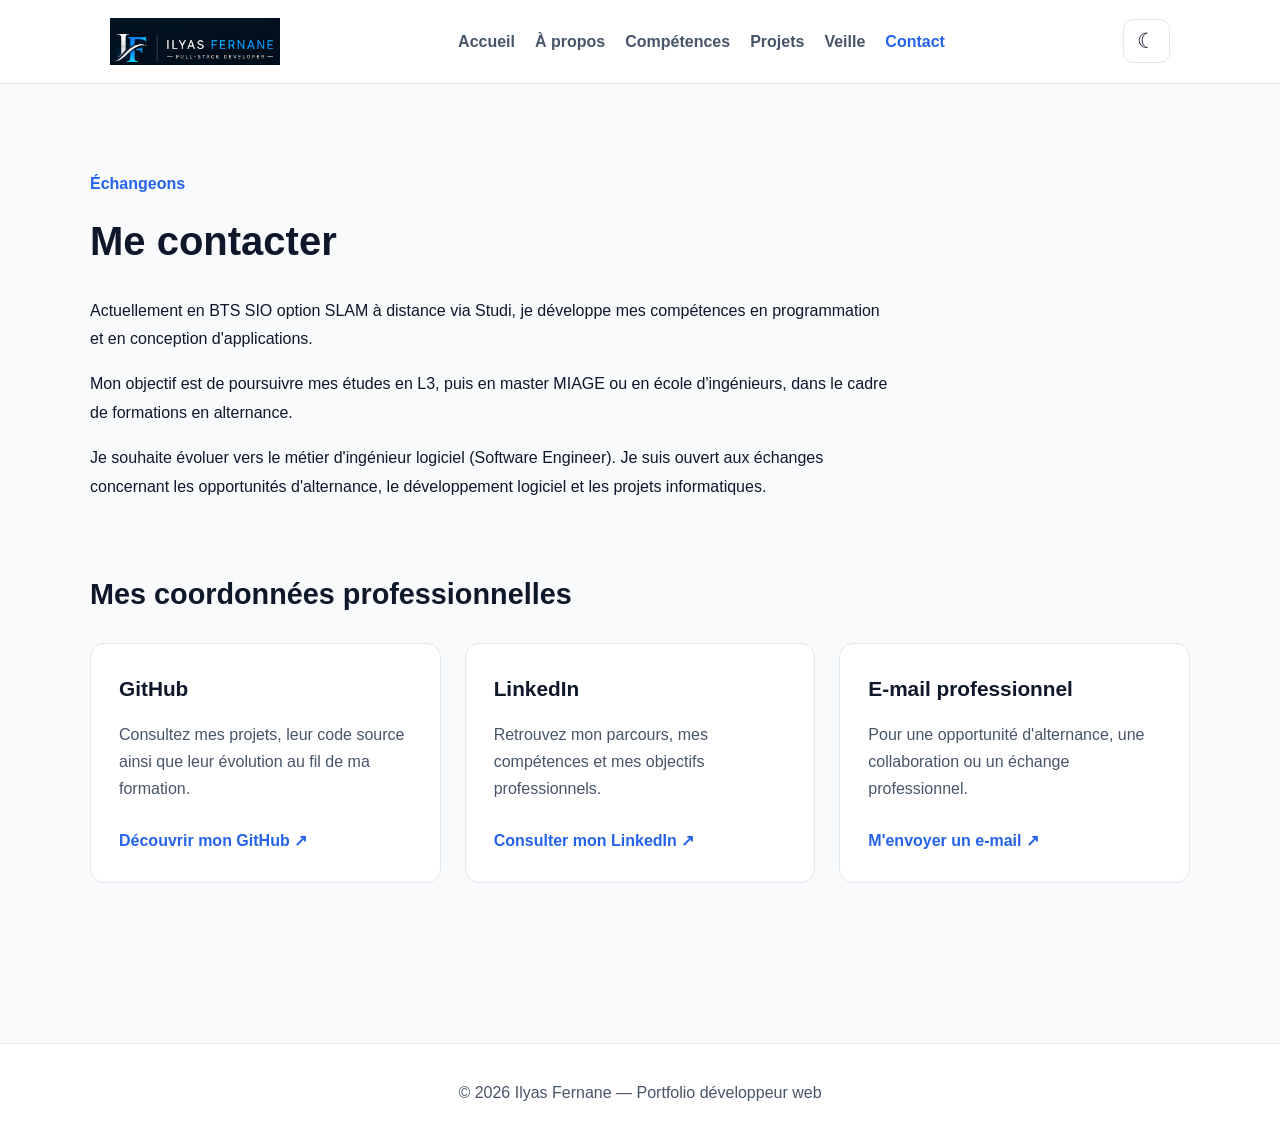
<file: contact.html>
<!doctype html>
<html lang="fr">
  <head>
    <meta charset="UTF-8" />

    <meta name="viewport" content="width=device-width, initial-scale=1.0" />

    <meta
      name="description"
      content="Contactez Ilyas Fernane, développeur web en formation, intéressé par les opportunités d'alternance en développement logiciel."
    />

    <title>Contact | Ilyas Fernane</title>

    <link rel="stylesheet" href="css/style.css" />
    <link rel="icon" type="image/png" href="images/favicon.png" />
  </head>

  <body>
    <!-- ==================================
         NAVIGATION
         ================================== -->

    <header class="site-header">
      <nav class="navigation" aria-label="Navigation principale">
        <a
          href="index.html"
          class="logo logo-image"
          aria-label="Ilyas Fernane - Accueil"
        >
          <img
            src="images/logo-navbar.png"
            alt="Ilyas Fernane"
            class="logo-navbar"
          />
        </a>

        <button
          class="menu-toggle"
          type="button"
          aria-label="Afficher ou masquer le menu"
          aria-controls="menu-principal"
          aria-expanded="false"
        >
          ☰
        </button>

        <ul class="menu" id="menu-principal">
          <li>
            <a href="index.html">Accueil</a>
          </li>

          <li>
            <a href="apropos.html">À propos</a>
          </li>

          <li>
            <a href="competences.html">Compétences</a>
          </li>

          <li>
            <a href="projets.html">Projets</a>
          </li>

          <li>
            <a href="veille.html">Veille</a>
          </li>

          <li>
            <a href="contact.html" aria-current="page"> Contact </a>
          </li>
        </ul>
        <button
          class="theme-toggle"
          type="button"
          aria-label="Changer de thème"
          title="Changer de thème"
        >
          ☾
        </button>
      </nav>
    </header>

    <!-- ==================================
         CONTENU PRINCIPAL
         ================================== -->

    <main class="page-interieure">
      <div class="conteneur">
        <!-- PRÉSENTATION -->

        <section class="presentation">
          <p class="hero-intro">Échangeons</p>

          <h1>Me contacter</h1>

          <p>
            Actuellement en BTS SIO option SLAM à distance via Studi, je
            développe mes compétences en programmation et en conception
            d'applications.
          </p>

          <p>
            Mon objectif est de poursuivre mes études en L3, puis en master
            MIAGE ou en école d'ingénieurs, dans le cadre de formations en
            alternance.
          </p>

          <p>
            Je souhaite évoluer vers le métier d'ingénieur logiciel (Software
            Engineer). Je suis ouvert aux échanges concernant les opportunités
            d'alternance, le développement logiciel et les projets
            informatiques.
          </p>
        </section>

        <!-- ==================================
                 COORDONNÉES PROFESSIONNELLES
                 ================================== -->

        <section class="contact-section">
          <h2>Mes coordonnées professionnelles</h2>

          <div class="grille-contact">
            <!-- GITHUB -->

            <article class="carte-contact">
              <h3>GitHub</h3>

              <p>
                Consultez mes projets, leur code source ainsi que leur évolution
                au fil de ma formation.
              </p>

              <a
                href="https://github.com/ifernane77"
                target="_blank"
                rel="noopener noreferrer"
              >
                Découvrir mon GitHub ↗
              </a>
            </article>

            <!-- LINKEDIN -->

            <article class="carte-contact">
              <h3>LinkedIn</h3>

              <p>
                Retrouvez mon parcours, mes compétences et mes objectifs
                professionnels.
              </p>

              <a
                href="https://www.linkedin.com/in/ilyas-fernane-dev/"
                target="_blank"
                rel="noopener noreferrer"
              >
                Consulter mon LinkedIn ↗
              </a>
            </article>

            <!-- EMAIL -->

            <article class="carte-contact">
              <h3>E-mail professionnel</h3>

              <p>
                Pour une opportunité d'alternance, une collaboration ou un
                échange professionnel.
              </p>

              <a href="mailto:ilyas.fernane.dev@gmail.com">
                M'envoyer un e-mail ↗
              </a>
            </article>
          </div>
        </section>
      </div>
    </main>

    <!-- ==================================
         PIED DE PAGE
         ================================== -->

    <footer class="site-footer">
      <p>© 2026 Ilyas Fernane — Portfolio développeur web</p>
    </footer>

    <!-- JAVASCRIPT : MENU MOBILE -->

    <script src="js/menu.js"></script>
    <script src="js/theme.js"></script>
  </body>
</html>
</file>
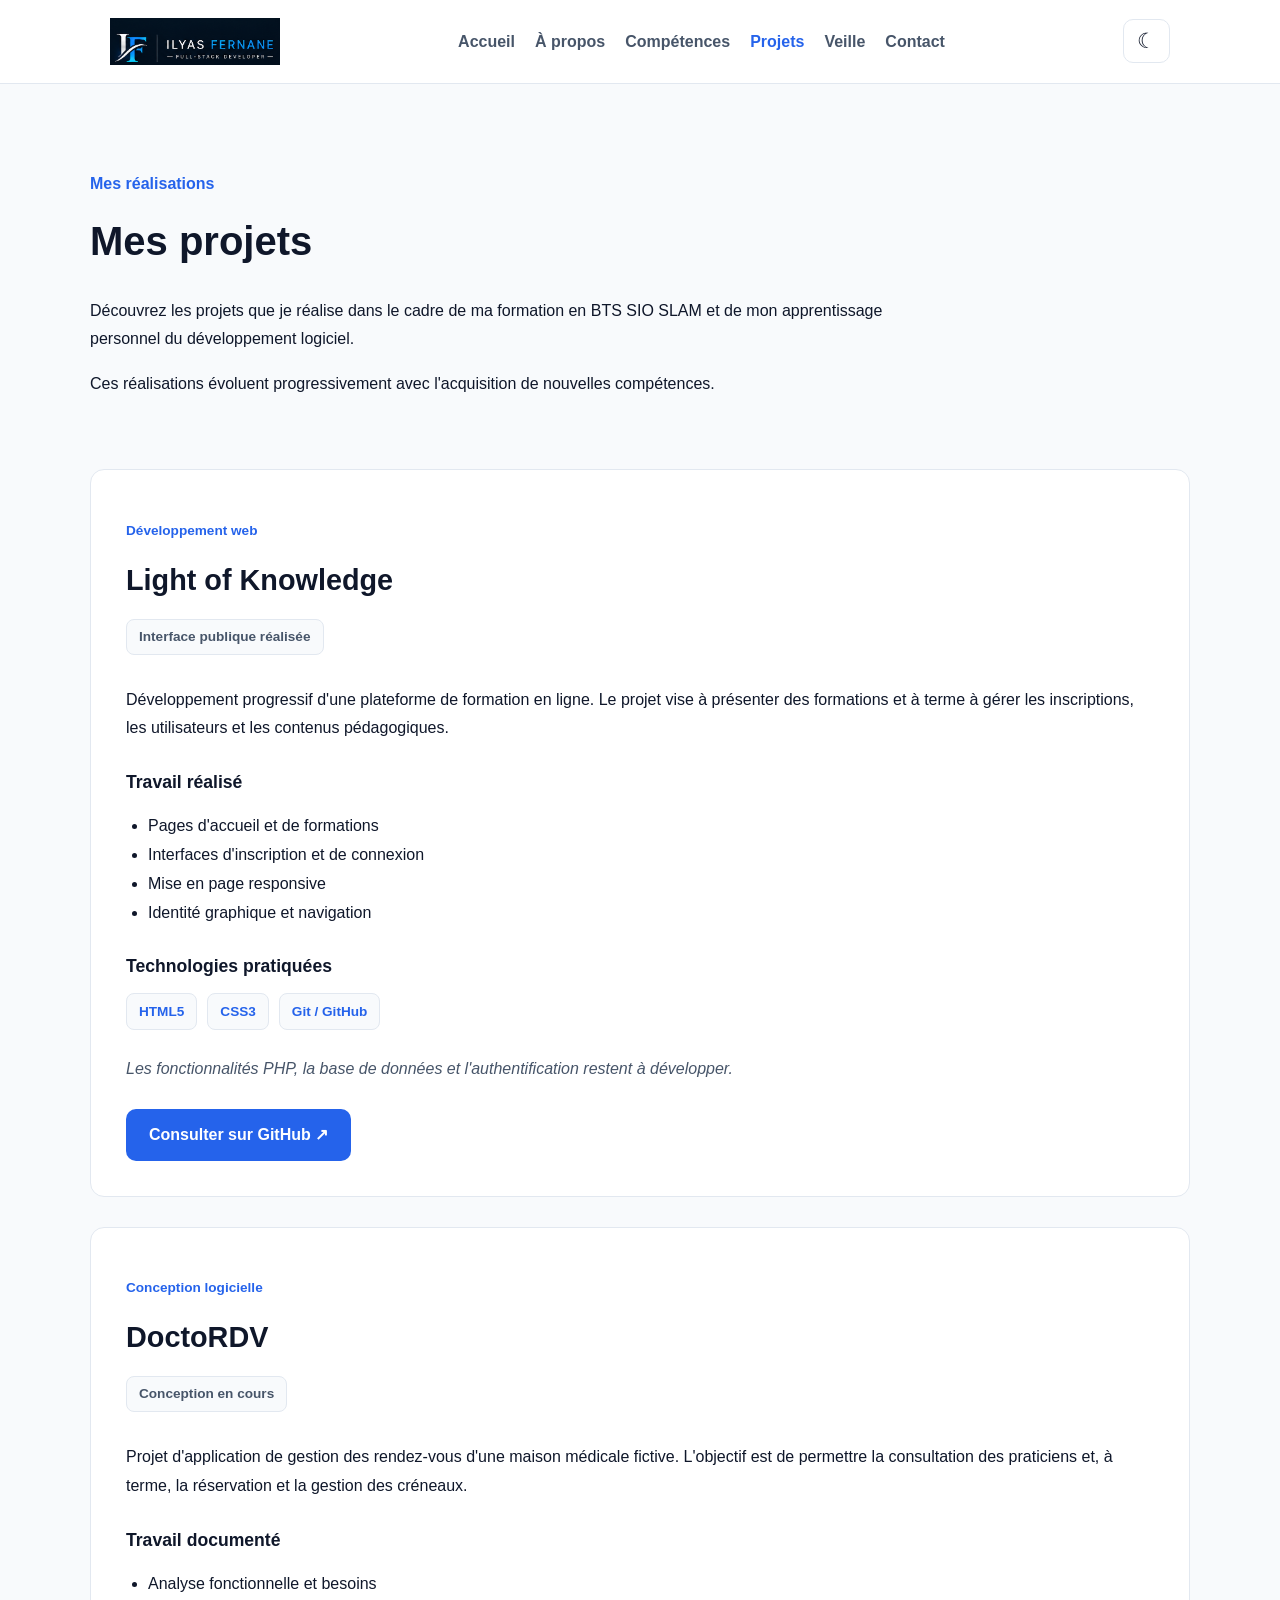
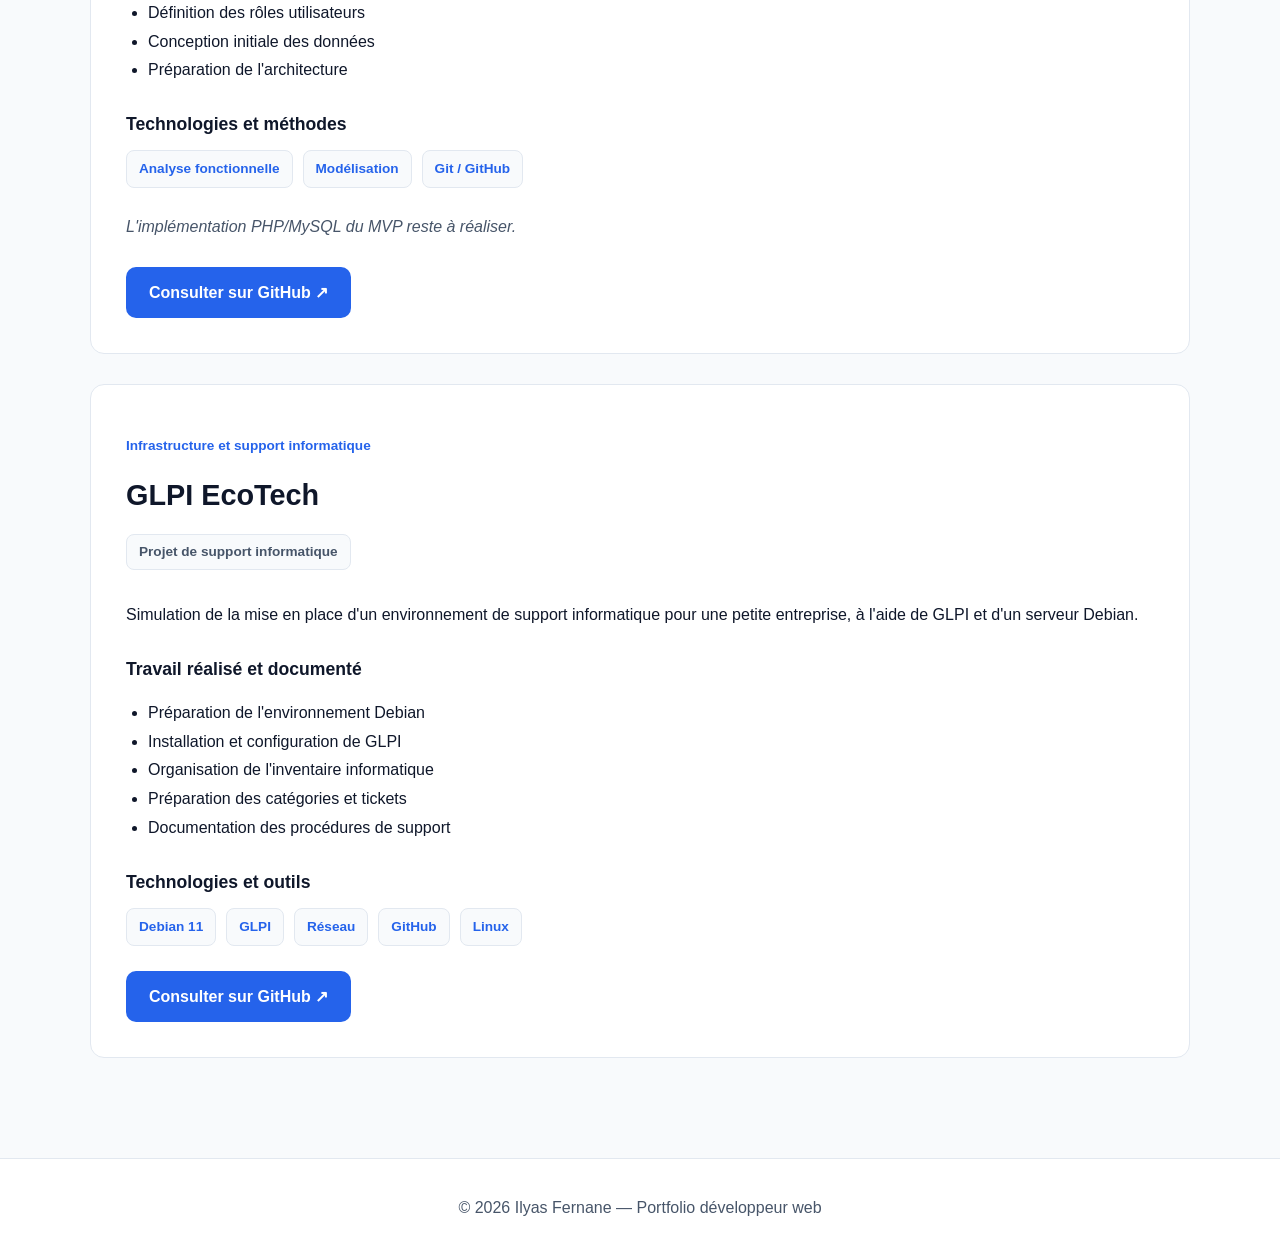
<file: projets.html>
<!doctype html>
<html lang="fr">
  <head>
    <meta charset="UTF-8" />
    <meta name="viewport" content="width=device-width, initial-scale=1.0" />
    <meta
      name="description"
      content="Découvrez mes projets en développement web,
          conception logicielle et informatique."
    />
    <title>Mes projets | Ilyas Fernane</title>
    <link rel="stylesheet" href="css/style.css" />
    <link rel="icon" type="image/png" href="images/favicon.png" />
  </head>

  <body>
    <header class="site-header">
      <nav class="navigation" aria-label="Navigation principale">
        <a
          href="index.html"
          class="logo logo-image"
          aria-label="Ilyas Fernane - Accueil"
        >
          <img
            src="images/logo-navbar.png"
            alt="Ilyas Fernane"
            class="logo-navbar"
          />
        </a>

        <button
          class="menu-toggle"
          type="button"
          aria-label="Afficher ou masquer le menu"
          aria-controls="menu-principal"
          aria-expanded="false"
        >
          ☰
        </button>

        <ul class="menu" id="menu-principal">
          <li><a href="index.html">Accueil</a></li>
          <li><a href="apropos.html">À propos</a></li>
          <li><a href="competences.html">Compétences</a></li>
          <li><a href="projets.html" aria-current="page">Projets</a></li>
          <li><a href="veille.html">Veille</a></li>
          <li><a href="contact.html">Contact</a></li>
        </ul>
        <button
          class="theme-toggle"
          type="button"
          aria-label="Changer de thème"
          title="Changer de thème"
        >
          ☾
        </button>
      </nav>
    </header>

    <main class="page-interieure">
      <div class="conteneur">
        <section class="presentation">
          <p class="hero-intro">Mes réalisations</p>

          <h1>Mes projets</h1>

          <p>
            Découvrez les projets que je réalise dans le cadre de ma formation
            en BTS SIO SLAM et de mon apprentissage personnel du développement
            logiciel.
          </p>

          <p>
            Ces réalisations évoluent progressivement avec l'acquisition de
            nouvelles compétences.
          </p>
        </section>

        <section class="liste-projets" aria-label="Projets informatiques">
          <!-- LIGHT OF KNOWLEDGE -->
          <article class="projet-detail">
            <p class="projet-categorie">Développement web</p>

            <h2>Light of Knowledge</h2>

            <span class="statut-projet"> Interface publique réalisée </span>

            <p>
              Développement progressif d'une plateforme de formation en ligne.
              Le projet vise à présenter des formations et à terme à gérer les
              inscriptions, les utilisateurs et les contenus pédagogiques.
            </p>

            <h3>Travail réalisé</h3>

            <ul>
              <li>Pages d'accueil et de formations</li>
              <li>Interfaces d'inscription et de connexion</li>
              <li>Mise en page responsive</li>
              <li>Identité graphique et navigation</li>
            </ul>

            <h3>Technologies pratiquées</h3>

            <div class="technologies-projet">
              <span>HTML5</span>
              <span>CSS3</span>
              <span>Git / GitHub</span>
            </div>

            <p class="note-projet">
              Les fonctionnalités PHP, la base de données et l'authentification
              restent à développer.
            </p>

            <a
              class="btn btn-principal"
              href="https://github.com/ifernane77/Light-Of-Knowledge"
              target="_blank"
              rel="noopener noreferrer"
            >
              Consulter sur GitHub ↗
            </a>
          </article>

          <!-- DOCTORDV -->
          <article class="projet-detail">
            <p class="projet-categorie">Conception logicielle</p>

            <h2>DoctoRDV</h2>

            <span class="statut-projet"> Conception en cours </span>

            <p>
              Projet d'application de gestion des rendez-vous d'une maison
              médicale fictive. L'objectif est de permettre la consultation des
              praticiens et, à terme, la réservation et la gestion des créneaux.
            </p>

            <h3>Travail documenté</h3>

            <ul>
              <li>Analyse fonctionnelle et besoins</li>
              <li>Définition des rôles utilisateurs</li>
              <li>Conception initiale des données</li>
              <li>Préparation de l'architecture</li>
            </ul>

            <h3>Technologies et méthodes</h3>

            <div class="technologies-projet">
              <span>Analyse fonctionnelle</span>
              <span>Modélisation</span>
              <span>Git / GitHub</span>
            </div>

            <p class="note-projet">
              L'implémentation PHP/MySQL du MVP reste à réaliser.
            </p>

            <a
              class="btn btn-principal"
              href="https://github.com/ifernane77/DoctoRDV"
              target="_blank"
              rel="noopener noreferrer"
            >
              Consulter sur GitHub ↗
            </a>
          </article>

          <!-- GLPI ECOTECH -->
          <article class="projet-detail">
            <p class="projet-categorie">
              Infrastructure et support informatique
            </p>

            <h2>GLPI EcoTech</h2>

            <span class="statut-projet"> Projet de support informatique </span>

            <p>
              Simulation de la mise en place d'un environnement de support
              informatique pour une petite entreprise, à l'aide de GLPI et d'un
              serveur Debian.
            </p>

            <h3>Travail réalisé et documenté</h3>

            <ul>
              <li>Préparation de l'environnement Debian</li>
              <li>Installation et configuration de GLPI</li>
              <li>Organisation de l'inventaire informatique</li>
              <li>Préparation des catégories et tickets</li>
              <li>Documentation des procédures de support</li>
            </ul>

            <h3>Technologies et outils</h3>

            <div class="technologies-projet">
              <span>Debian 11</span>
              <span>GLPI</span>
              <span>Réseau</span>
              <span>GitHub</span>
              <span>Linux</span>
            </div>

            <a
              class="btn btn-principal"
              href="https://github.com/ifernane77/GLPI-EcoTech"
              target="_blank"
              rel="noopener noreferrer"
            >
              Consulter sur GitHub ↗
            </a>
          </article>
        </section>
      </div>
    </main>

    <footer class="site-footer">
      <p>© 2026 Ilyas Fernane — Portfolio développeur web</p>
    </footer>

    <script src="js/menu.js"></script>
    <script src="js/theme.js"></script>
  </body>
</html>
</file>
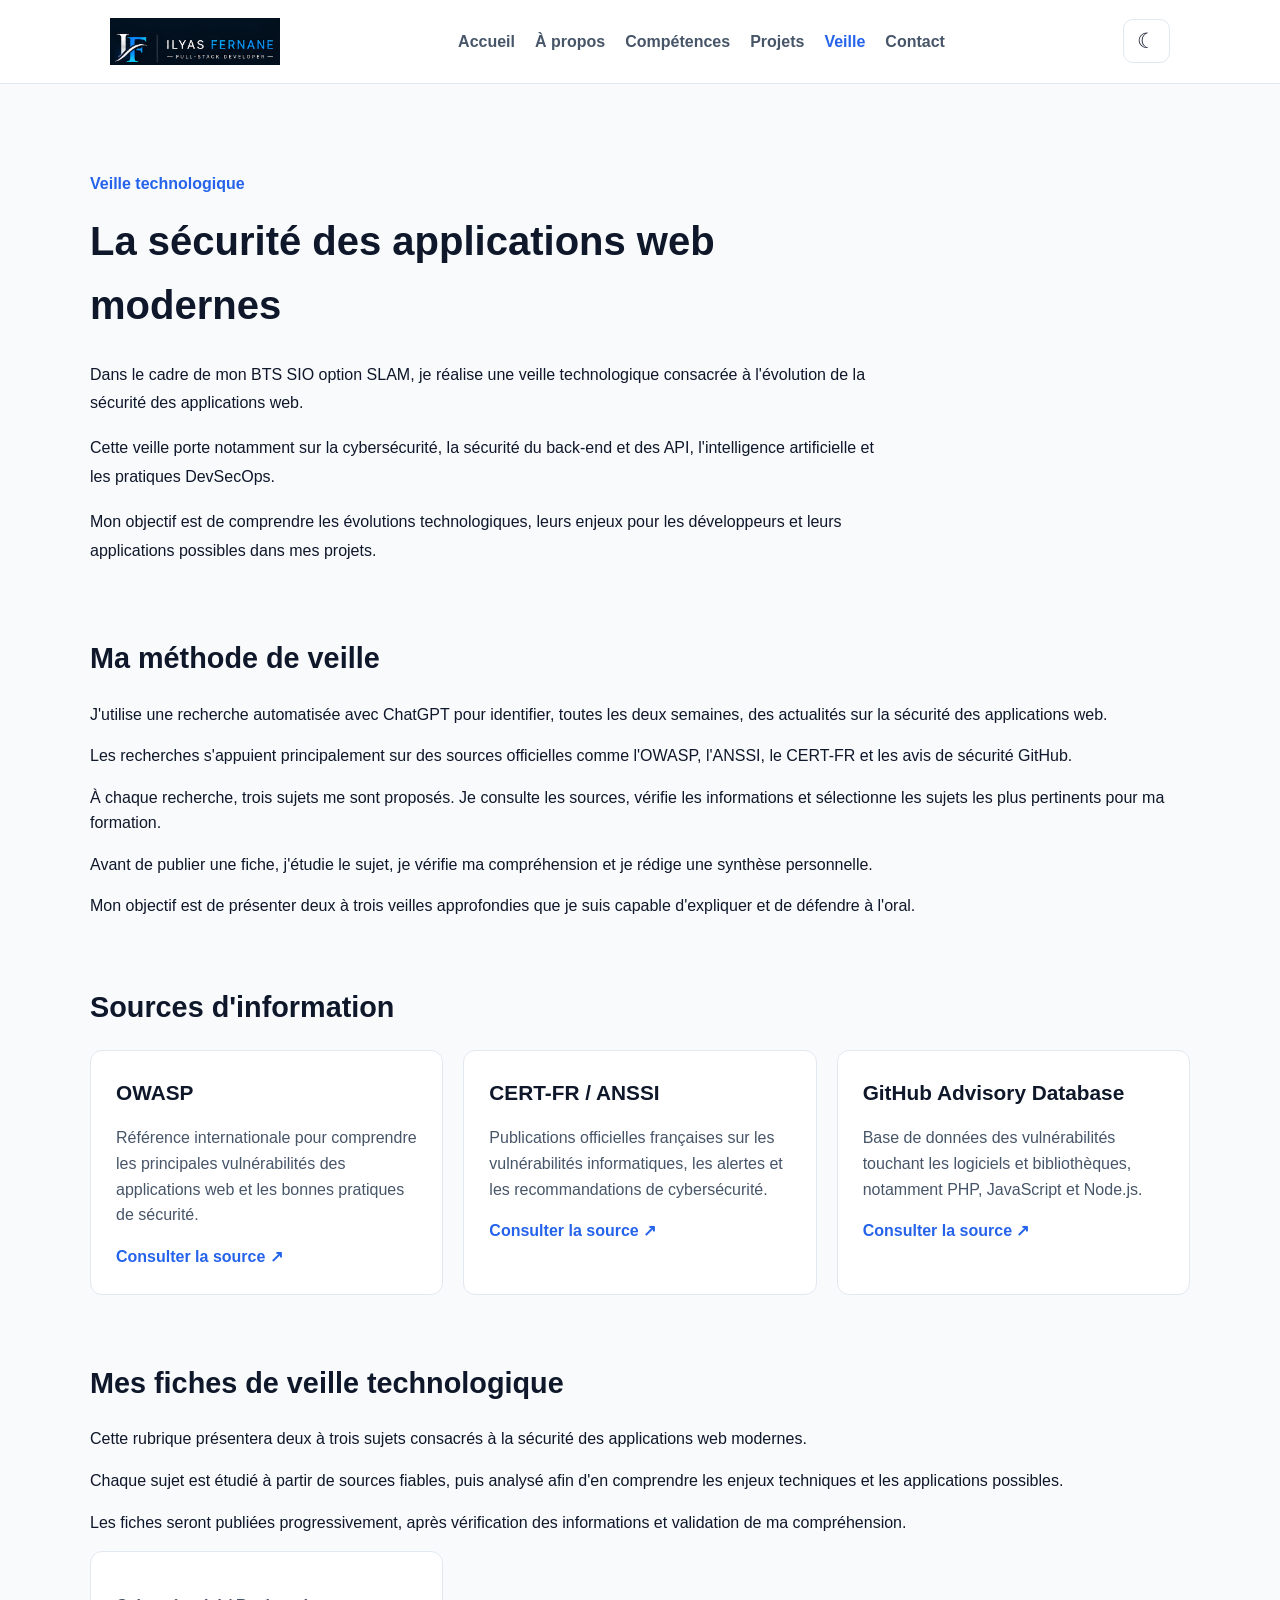
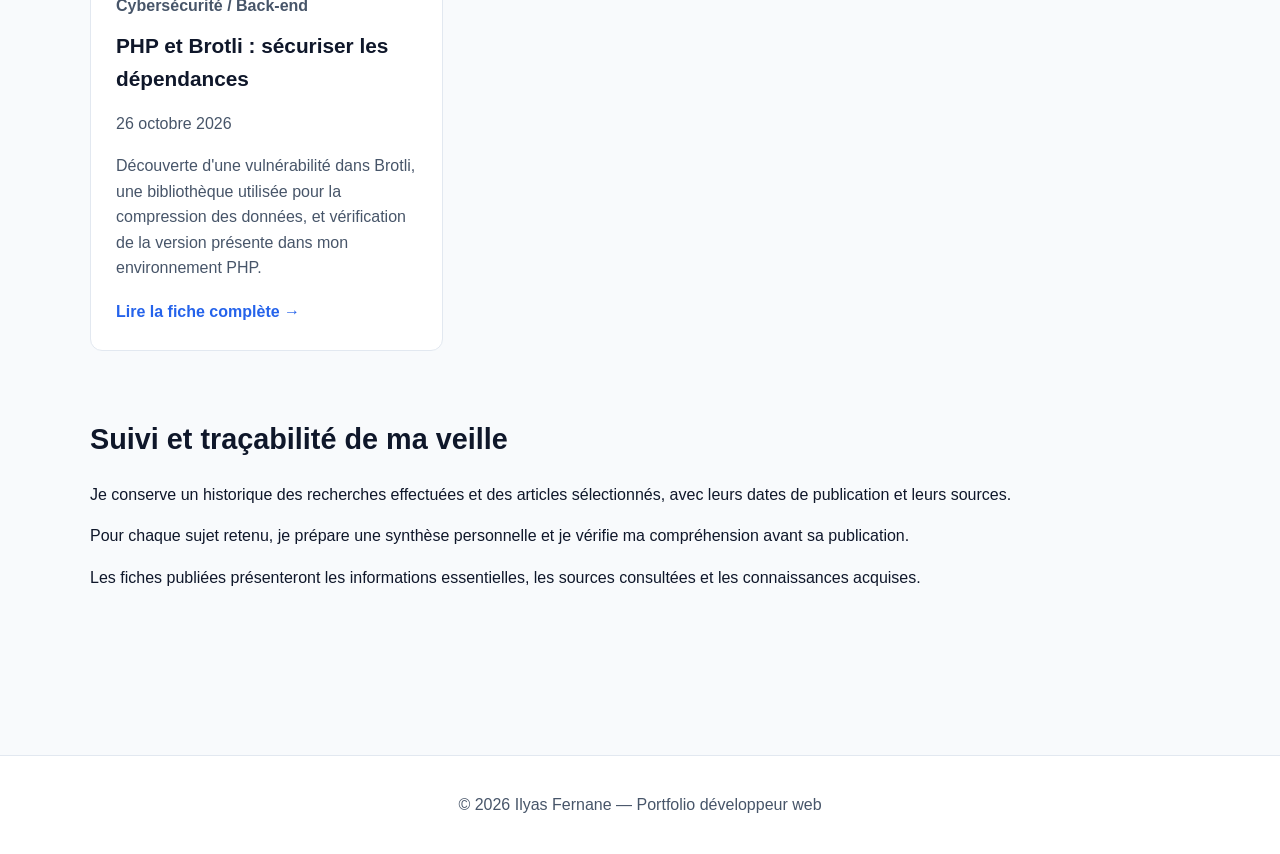
<file: veille.html>
<!doctype html>
<html lang="fr">
  <head>
    <meta charset="UTF-8" />
    <meta name="viewport" content="width=device-width, initial-scale=1.0" />
    <meta
      name="description"
      content="eille technologique BTS SIO SLAM sur la sécurité
  des applications web modernes : cybersécurité,
  back-end, API, intelligence artificielle et DevSecOps."
    />
    <title>Veille technologique | Ilyas Fernane</title>
    <link rel="stylesheet" href="css/style.css" />
    <link rel="icon" type="image/png" href="images/favicon.png" />
  </head>

  <body>
    <header class="site-header">
      <nav class="navigation" aria-label="Navigation principale">
        <a
          href="index.html"
          class="logo logo-image"
          aria-label="Ilyas Fernane - Accueil"
        >
          <img
            src="images/logo-navbar.png"
            alt="Ilyas Fernane"
            class="logo-navbar"
          />
        </a>

        <button
          class="menu-toggle"
          type="button"
          aria-label="Afficher ou masquer le menu"
          aria-controls="menu-principal"
          aria-expanded="false"
        >
          ☰
        </button>

        <ul class="menu" id="menu-principal">
          <li><a href="index.html">Accueil</a></li>
          <li><a href="apropos.html">À propos</a></li>
          <li><a href="competences.html">Compétences</a></li>
          <li><a href="projets.html">Projets</a></li>
          <li><a href="veille.html" aria-current="page">Veille</a></li>
          <li><a href="contact.html">Contact</a></li>
        </ul>
        <button
          class="theme-toggle"
          type="button"
          aria-label="Changer de thème"
          title="Changer de thème"
        >
          ☾
        </button>
      </nav>
    </header>

    <main class="page-interieure">
      <div class="conteneur">
        <section class="presentation">
          <p class="hero-intro">Veille technologique</p>

          <h1>La sécurité des applications web modernes</h1>

          <p>
            Dans le cadre de mon BTS SIO option SLAM, je réalise une veille
            technologique consacrée à l'évolution de la sécurité des
            applications web.
          </p>

          <p>
            Cette veille porte notamment sur la cybersécurité, la sécurité du
            back-end et des API, l'intelligence artificielle et les pratiques
            DevSecOps.
          </p>

          <p>
            Mon objectif est de comprendre les évolutions technologiques, leurs
            enjeux pour les développeurs et leurs applications possibles dans
            mes projets.
          </p>
        </section>

        <!-- MÉTHODE DE VEILLE -->
        <section class="veille-section">
          <h2>Ma méthode de veille</h2>

          <p>
            J'utilise une recherche automatisée avec ChatGPT pour identifier,
            toutes les deux semaines, des actualités sur la sécurité des
            applications web.
          </p>

          <p>
            Les recherches s'appuient principalement sur des sources officielles
            comme l'OWASP, l'ANSSI, le CERT-FR et les avis de sécurité GitHub.
          </p>

          <p>
            À chaque recherche, trois sujets me sont proposés. Je consulte les
            sources, vérifie les informations et sélectionne les sujets les plus
            pertinents pour ma formation.
          </p>

          <p>
            Avant de publier une fiche, j'étudie le sujet, je vérifie ma
            compréhension et je rédige une synthèse personnelle.
          </p>

          <p>
            Mon objectif est de présenter deux à trois veilles approfondies que
            je suis capable d'expliquer et de défendre à l'oral.
          </p>
        </section>

        <!-- SOURCES -->
        <section class="veille-section">
          <h2>Sources d'information</h2>

          <div class="grille-competences">
            <!-- OWASP -->
            <article class="carte-competence">
              <h3>OWASP</h3>

              <p>
                Référence internationale pour comprendre les principales
                vulnérabilités des applications web et les bonnes pratiques de
                sécurité.
              </p>

              <a
                href="https://owasp.org/www-project-top-ten/"
                target="_blank"
                rel="noopener noreferrer"
              >
                Consulter la source ↗
              </a>
            </article>

            <!-- CERT-FR / ANSSI -->
            <article class="carte-competence">
              <h3>CERT-FR / ANSSI</h3>

              <p>
                Publications officielles françaises sur les vulnérabilités
                informatiques, les alertes et les recommandations de
                cybersécurité.
              </p>

              <a
                href="https://cert.cyber.gouv.fr/avis/"
                target="_blank"
                rel="noopener noreferrer"
              >
                Consulter la source ↗
              </a>
            </article>

            <!-- GITHUB -->
            <article class="carte-competence">
              <h3>GitHub Advisory Database</h3>

              <p>
                Base de données des vulnérabilités touchant les logiciels et
                bibliothèques, notamment PHP, JavaScript et Node.js.
              </p>

              <a
                href="https://github.com/advisories"
                target="_blank"
                rel="noopener noreferrer"
              >
                Consulter la source ↗
              </a>
            </article>
          </div>
        </section>

        <!-- FICHES DE VEILLE -->
        <section class="veille-section">
          <h2>Mes fiches de veille technologique</h2>

          <p>
            Cette rubrique présentera deux à trois sujets consacrés à la
            sécurité des applications web modernes.
          </p>

          <p>
            Chaque sujet est étudié à partir de sources fiables, puis analysé
            afin d'en comprendre les enjeux techniques et les applications
            possibles.
          </p>

          <p>
            Les fiches seront publiées progressivement, après vérification des
            informations et validation de ma compréhension.
          </p>

          <div class="grille-competences">
            <article class="carte-competence">
              <p class="hero-intro">Cybersécurité / Back-end</p>

              <h3>PHP et Brotli : sécuriser les dépendances</h3>

              <p>26 octobre 2026</p>

              <p>
                Découverte d'une vulnérabilité dans Brotli, une bibliothèque
                utilisée pour la compression des données, et vérification de la
                version présente dans mon environnement PHP.
              </p>

              <a class="lien-fiche" href="veille/pages/01-php-brotli.html">
                Lire la fiche complète →
              </a>
            </article>
          </div>
        </section>

        <!-- SUIVI DE LA VEILLE -->
        <section class="veille-section">
          <h2>Suivi et traçabilité de ma veille</h2>

          <p>
            Je conserve un historique des recherches effectuées et des articles
            sélectionnés, avec leurs dates de publication et leurs sources.
          </p>

          <p>
            Pour chaque sujet retenu, je prépare une synthèse personnelle et je
            vérifie ma compréhension avant sa publication.
          </p>

          <p>
            Les fiches publiées présenteront les informations essentielles, les
            sources consultées et les connaissances acquises.
          </p>
        </section>
      </div>
    </main>

    <footer class="site-footer">
      <p>© 2026 Ilyas Fernane — Portfolio développeur web</p>
    </footer>

    <script src="js/menu.js"></script>
    <script src="js/theme.js"></script>
  </body>
</html>
</file>
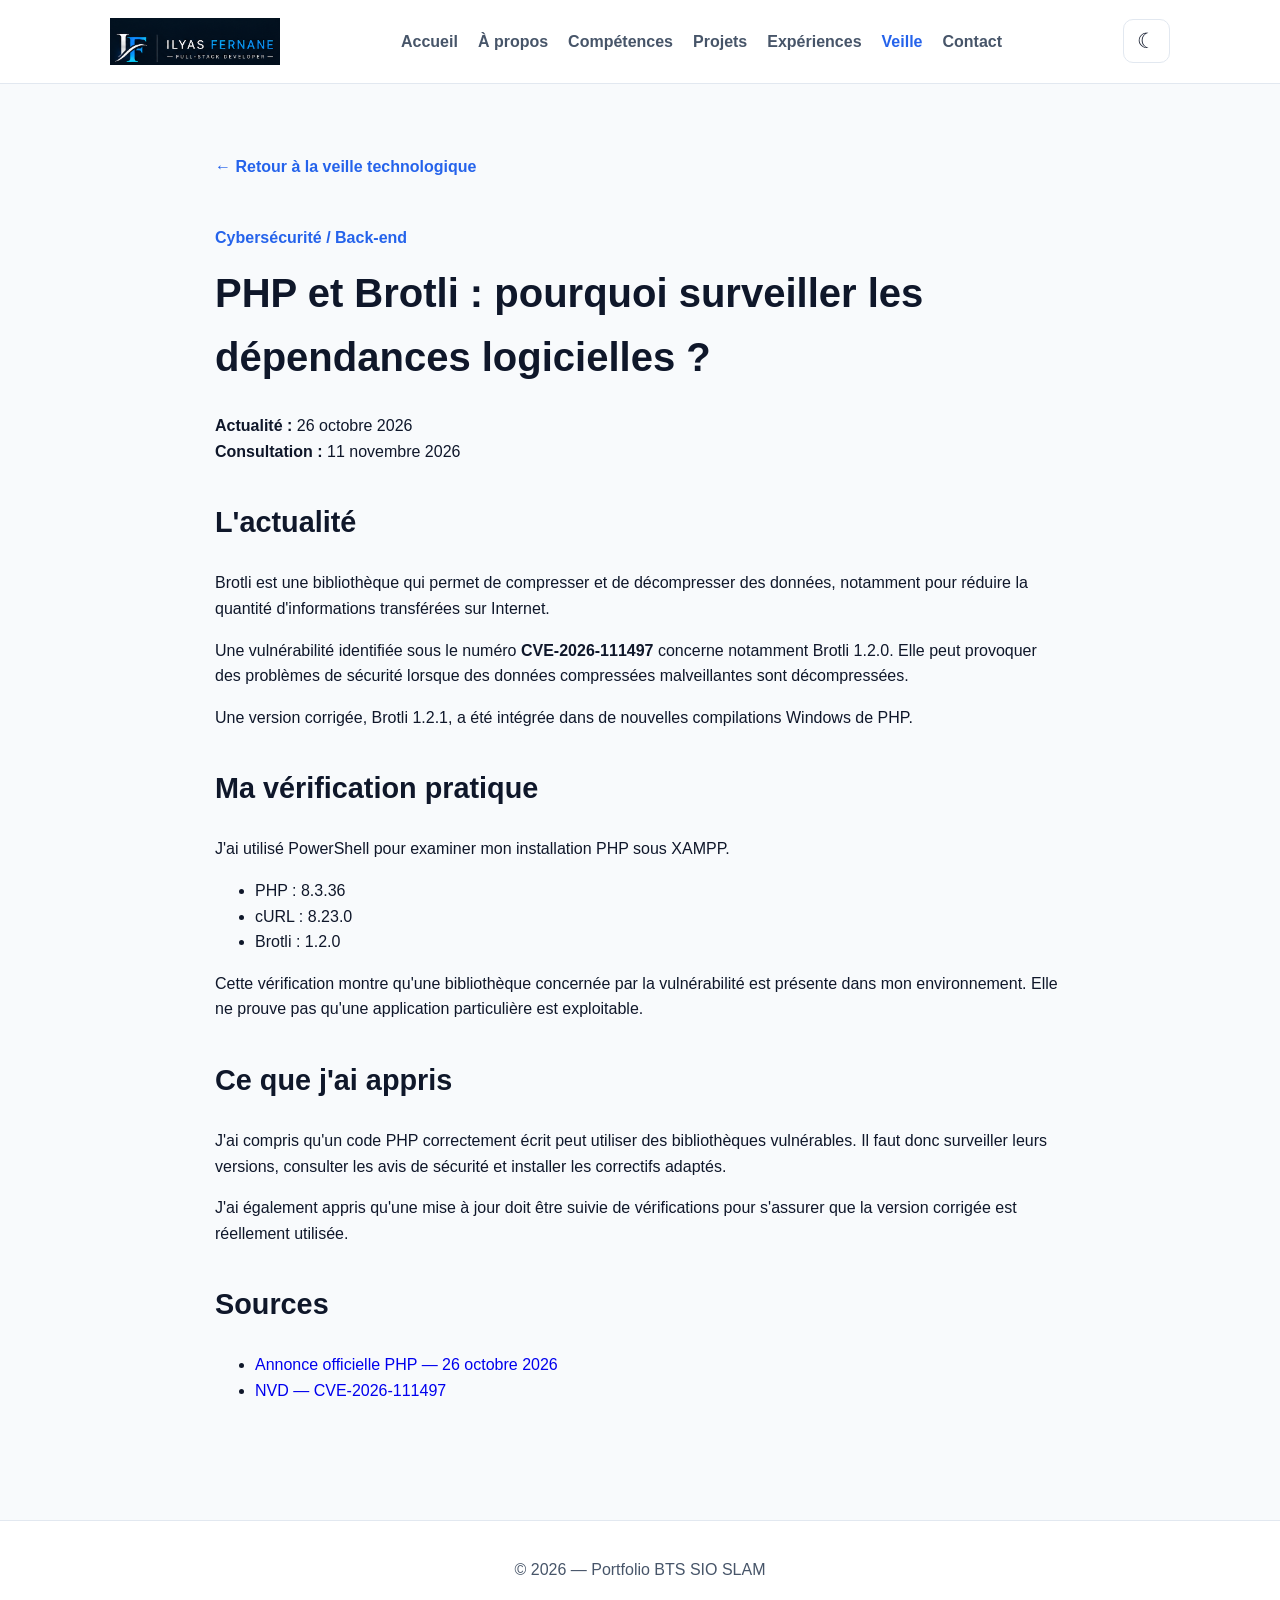
<file: veille/pages/01-php-brotli.html>
<!DOCTYPE html>
<html lang="fr">
<head>
  <meta charset="UTF-8">
  <meta name="viewport" content="width=device-width, initial-scale=1.0">
  <meta name="description" content="Veille BTS SIO SLAM sur la sécurité de PHP et Brotli.">
  <title>PHP et Brotli | Veille technologique</title>
  <link rel="stylesheet" href="../../css/style.css">
</head>
<body>

<header class="site-header">
      <nav class="navigation" aria-label="Navigation principale">
        <a
          href="../../index.html"
          class="logo logo-image"
          aria-label="Ilyas Fernane - Accueil"
        >
          <img
            src="../../images/logo-navbar.png"
            alt="Ilyas Fernane"
            class="logo-navbar"
          />
        </a>

        <button
          class="menu-toggle"
          type="button"
          aria-label="Afficher ou masquer le menu"
          aria-controls="menu-principal"
          aria-expanded="false"
        >
          ☰
        </button>

        <ul class="menu" id="menu-principal">
          <li><a href="../../index.html">Accueil</a></li>
          <li><a href="../../apropos.html">À propos</a></li>
          <li><a href="../../competences.html">Compétences</a></li>
          <li><a href="../../projets.html">Projets</a></li>
          <li><a href="../../experiences.html">Expériences</a></li>
          <li><a href="../../veille.html" aria-current="page">Veille</a></li>
          <li><a href="../../contact.html">Contact</a></li>
        </ul>
        <button
          class="theme-toggle"
          type="button"
          aria-label="Changer de thème"
          title="Changer de thème"
        >
          ☾
        </button>
      </nav>
    </header>

  <main class="page-interieure">
    <div class="conteneur fiche-veille">

      <a class="retour-veille" href="../../veille.html">
        ← Retour à la veille technologique
      </a>

      <p class="hero-intro">Cybersécurité / Back-end</p>
      <h1>PHP et Brotli : pourquoi surveiller les dépendances logicielles ?</h1>

      <p>
        <strong>Actualité :</strong> 26 octobre 2026<br>
        <strong>Consultation :</strong> 11 novembre 2026
      </p>

      <h2>L'actualité</h2>
      <p>
        Brotli est une bibliothèque qui permet de compresser et de
        décompresser des données, notamment pour réduire la quantité
        d'informations transférées sur Internet.
      </p>

      <p>
        Une vulnérabilité identifiée sous le numéro
        <strong>CVE-2026-111497</strong> concerne notamment Brotli 1.2.0.
        Elle peut provoquer des problèmes de sécurité lorsque des données
        compressées malveillantes sont décompressées.
      </p>

      <p>
        Une version corrigée, Brotli 1.2.1, a été intégrée
        dans de nouvelles compilations Windows de PHP.
      </p>

      <h2>Ma vérification pratique</h2>
      <p>
        J'ai utilisé PowerShell pour examiner mon installation PHP
        sous XAMPP.
      </p>

      <ul>
        <li>PHP : 8.3.36</li>
        <li>cURL : 8.23.0</li>
        <li>Brotli : 1.2.0</li>
      </ul>

      <p>
        Cette vérification montre qu'une bibliothèque concernée
        par la vulnérabilité est présente dans mon environnement.
        Elle ne prouve pas qu'une application particulière est exploitable.
      </p>

      <h2>Ce que j'ai appris</h2>
      <p>
        J'ai compris qu'un code PHP correctement écrit peut utiliser
        des bibliothèques vulnérables. Il faut donc surveiller leurs
        versions, consulter les avis de sécurité et installer les
        correctifs adaptés.
      </p>

      <p>
        J'ai également appris qu'une mise à jour doit être suivie
        de vérifications pour s'assurer que la version corrigée
        est réellement utilisée.
      </p>

      <h2>Sources</h2>
      <ul>
        <li>
          <a href="https://www.php.net/archive/2026.php#2026-10-26-1"
             target="_blank" rel="noopener noreferrer">
            Annonce officielle PHP — 26 octobre 2026
          </a>
        </li>
        <li>
          <a href="https://nvd.nist.gov/vuln/detail/CVE-2026-111497"
             target="_blank" rel="noopener noreferrer">
            NVD — CVE-2026-111497
          </a>
        </li>
      </ul>

    </div>
  </main>

  <footer class="site-footer">
    <p>© 2026 — Portfolio BTS SIO SLAM</p>
  </footer>

  <script src="../../js/menu.js"></script>
  <script src="../../js/theme.js"></script>
</body>
</html>
</file>
<file: css/style.css>
/* ==================================
   PORTFOLIO DÉVELOPPEUR
   Thème clair / sombre
   ================================== */

/* Thème clair par défaut */
:root {
    --couleur-fond: #F8FAFC;
    --couleur-surface: #FFFFFF;
    --couleur-texte: #0F172A;
    --couleur-secondaire: #475569;
    --couleur-accent: #2563EB;
    --couleur-bordure: #E2E8F0;
}

/* Thème sombre */
[data-theme="dark"] {
    --couleur-fond: #0F172A;
    --couleur-surface: #1E293B;
    --couleur-texte: #F8FAFC;
    --couleur-secondaire: #CBD5E1;
    --couleur-accent: #60A5FA;
    --couleur-bordure: #334155;
}

/* Styles généraux */
* {
    box-sizing: border-box;
}

body {
    margin: 0;
    background-color: var(--couleur-fond);
    color: var(--couleur-texte);
    font-family: Arial, sans-serif;
    line-height: 1.6;
}

/* ==================================
   MISE EN PAGE GÉNÉRALE
   ================================== */

body {
    margin: 0;
    background-color: var(--couleur-fond);
    color: var(--couleur-texte);
    font-family: Arial, sans-serif;
    line-height: 1.6;
}

a {
    text-decoration: none;
}

img {
    max-width: 100%;
    display: block;
}

main {
    min-height: calc(100vh - 130px);
}

/* ==================================
   EN-TÊTE / NAVIGATION
   ================================== */

.site-header {
    background-color: var(--couleur-surface);
    border-bottom: 1px solid var(--couleur-bordure);
    position: sticky;
    top: 0;
}

.navigation {
    max-width: 1100px;
    margin: 0 auto;
    padding: 18px 20px;
    display: flex;
    justify-content: space-between;
    align-items: center;
    gap: 20px;
}

.logo {
    font-size: 1.4rem;
    font-weight: bold;
    color: var(--couleur-texte);
}

.logo span {
    color: var(--couleur-accent);
}

.menu {
    list-style: none;
    display: flex;
    gap: 20px;
    margin: 0;
    padding: 0;
}

.menu a {
    color: var(--couleur-secondaire);
    font-weight: 600;
}

.menu a:hover,
.menu a[aria-current="page"] {
    color: var(--couleur-accent);
}

/* ==================================
   SECTION HERO
   ================================== */

.hero {
    max-width: 1100px;
    margin: 0 auto;
    padding: 80px 20px 50px;
}

.hero-contenu {
    max-width: 750px;
}

.hero-intro {
    color: var(--couleur-accent);
    font-weight: 700;
    margin-bottom: 10px;
}

.hero h1 {
    font-size: 3rem;
    margin: 0 0 10px;
}

.hero h2 {
    font-size: 1.8rem;
    margin: 0 0 20px;
    color: var(--couleur-secondaire);
}

.hero-description {
    font-size: 1.05rem;
    margin-bottom: 30px;
    max-width: 680px;
}

.hero-actions {
    display: flex;
    gap: 16px;
    flex-wrap: wrap;
}

/* ==================================
   BOUTONS
   ================================== */

.btn {
    display: inline-block;
    padding: 12px 22px;
    border-radius: 10px;
    font-weight: 700;
    border: 1px solid transparent;
    transition: 0.2s ease;
}

.btn-principal {
    background-color: var(--couleur-accent);
    color: #ffffff;
}

.btn-principal:hover {
    opacity: 0.9;
}

.btn-secondaire {
    background-color: var(--couleur-surface);
    color: var(--couleur-texte);
    border-color: var(--couleur-bordure);
}

.btn-secondaire:hover {
    border-color: var(--couleur-accent);
    color: var(--couleur-accent);
}

/* ==================================
   PIED DE PAGE
   ================================== */

.site-footer {
    border-top: 1px solid var(--couleur-bordure);
    background-color: var(--couleur-surface);
    padding: 20px;
    text-align: center;
    color: var(--couleur-secondaire);
}

/* ==================================
   RESPONSIVE
   ================================== */

@media (max-width: 768px) {
    .navigation {
        flex-direction: column;
        align-items: flex-start;
    }

    .menu {
        flex-direction: column;
        width: 100%;
    }

    .hero {
        padding: 60px 20px;
    }

    .hero h1 {
        font-size: 2.2rem;
    }

    .hero h2 {
        font-size: 1.4rem;
    }
}

[data-theme="dark"] .btn-principal {
    color: #0F172A;
}


/* ==================================
   SECTION PROJETS - ACCUEIL
   ================================== */

.projets-accueil {
    padding: 30px 20px 90px;
}

.conteneur {
    max-width: 1100px;
    margin: 0 auto;
}

.projets-accueil h2 {
    font-size: 2rem;
    margin-bottom: 10px;
}

.section-description {
    color: var(--couleur-secondaire);
    margin-bottom: 30px;
}

.grille-projets {
    display: grid;
    grid-template-columns: repeat(3, 1fr);
    gap: 24px;
}

.carte-projet {
    background-color: var(--couleur-surface);
    border: 1px solid var(--couleur-bordure);
    border-radius: 14px;
    padding: 28px;
    transition: transform 0.2s ease;
}

.carte-projet:hover {
    transform: translateY(-5px);
}

.projet-categorie {
    color: var(--couleur-accent);
    font-size: 0.85rem;
    font-weight: 700;
}

.carte-projet h3 {
    margin: 12px 0;
    font-size: 1.25rem;
}

.carte-projet p {
    line-height: 1.6;
}

.carte-projet a {
    color: var(--couleur-accent);
    font-weight: 700;
}

/* Responsive des cartes */
@media (max-width: 900px) {
    .grille-projets {
        grid-template-columns: repeat(2, 1fr);
    }
}

@media (max-width: 600px) {
    .grille-projets {
        grid-template-columns: 1fr;
    }
}

/* Bouton de menu invisible sur ordinateur */
.menu-toggle {
    display: none;
}

/* Navigation sur téléphone */
@media (max-width: 768px) {

    .navigation {
        flex-direction: row;
        justify-content: space-between;
        align-items: center;
        flex-wrap: wrap;
    }

    .menu-toggle {
        display: block;
        background: transparent;
        border: 1px solid var(--couleur-bordure);
        color: var(--couleur-texte);
        border-radius: 8px;
        padding: 8px 12px;
        font-size: 1.4rem;
        cursor: pointer;
    }

    .menu {
        display: none;
        width: 100%;
    }

    .menu.ouvert {
        display: flex;
        flex-direction: column;
        gap: 12px;
        padding: 16px 0;
    }
}


/* ==================================
   PAGE À PROPOS
   ================================== */

.page-interieure {
    padding: 70px 20px 100px;
}

.page-interieure h1 {
    font-size: 2.5rem;
    margin: 0 0 24px;
}

.page-interieure h2 {
    font-size: 1.8rem;
    margin-bottom: 25px;
}

.presentation {
    max-width: 800px;
    margin-bottom: 70px;
}

.presentation p {
    line-height: 1.8;
}

.parcours {
    margin-bottom: 70px;
}

.parcours-etape {
    background-color: var(--couleur-surface);
    border: 1px solid var(--couleur-bordure);
    border-radius: 12px;
    padding: 25px;
    margin-bottom: 18px;
}

.parcours-etape h3 {
    margin: 10px 0;
}

.objectifs {
    max-width: 800px;
}

.objectifs p {
    margin-bottom: 30px;
    line-height: 1.8;
}

@media (max-width: 768px) {
    .page-interieure {
        padding: 45px 20px 70px;
    }

    .page-interieure h1 {
        font-size: 2rem;
    }
}


/* ==================================
   PAGE COMPÉTENCES
   ================================== */

.competences-section {
    margin-bottom: 60px;
}

.grille-competences {
    display: grid;
    grid-template-columns: repeat(3, 1fr);
    gap: 20px;
}

.carte-competence {
    background-color: var(--couleur-surface);
    border: 1px solid var(--couleur-bordure);
    border-radius: 12px;
    padding: 25px;
}

.carte-competence h3 {
    margin: 0 0 12px;
    font-size: 1.3rem;
}

.carte-competence p {
    color: var(--couleur-secondaire);
    line-height: 1.6;
}

.niveau-competence {
    display: inline-block;
    margin-top: 10px;
    padding: 6px 12px;
    border-radius: 6px;
    background-color: var(--couleur-fond);
    border: 1px solid var(--couleur-bordure);
    color: var(--couleur-accent);
    font-size: 0.85rem;
    font-weight: 600;
}

@media (max-width: 900px) {
    .grille-competences {
        grid-template-columns: repeat(2, 1fr);
    }
}

@media (max-width: 600px) {
    .grille-competences {
        grid-template-columns: 1fr;
    }
}


/* ==================================
   PAGE PROJETS DETAILLES
   ================================== */

.liste-projets {
    display: grid;
    grid-template-columns: 1fr;
    gap: 30px;
}

.projet-detail {
    background-color: var(--couleur-surface);
    border: 1px solid var(--couleur-bordure);
    border-radius: 14px;
    padding: 35px;
}

.projet-detail h2 {
    font-size: 1.8rem;
    margin: 8px 0 16px;
}

.projet-detail h3 {
    font-size: 1.1rem;
    margin-top: 25px;
    margin-bottom: 12px;
}

.projet-detail p,
.projet-detail li {
    line-height: 1.8;
}

.projet-detail ul {
    padding-left: 22px;
}

.statut-projet {
    display: inline-block;
    border: 1px solid var(--couleur-bordure);
    background-color: var(--couleur-fond);
    color: var(--couleur-secondaire);
    padding: 6px 12px;
    border-radius: 8px;
    font-size: 0.85rem;
    font-weight: 600;
    margin-bottom: 15px;
}

.technologies-projet {
    display: flex;
    flex-wrap: wrap;
    gap: 10px;
    margin-bottom: 25px;
}

.technologies-projet span {
    background-color: var(--couleur-fond);
    color: var(--couleur-accent);
    border: 1px solid var(--couleur-bordure);
    padding: 7px 12px;
    border-radius: 8px;
    font-size: 0.85rem;
    font-weight: 600;
}

.note-projet {
    color: var(--couleur-secondaire);
    font-style: italic;
    margin-bottom: 25px;
}

@media (max-width: 768px) {
    .projet-detail {
        padding: 22px;
    }

    .projet-detail h2 {
        font-size: 1.5rem;
    }
}

/* ==================================
   PAGE VEILLE TECHNOLOGIQUE
   ================================== */

.veille-section {
    margin-bottom: 65px;
}

.veille-section h2 {
    margin-bottom: 20px;
}

.veille-section a {
    color: var(--couleur-accent);
    font-weight: 600;
}

.capture-veille {
    width: 100%;
    max-width: 900px;
    height: auto;
    border: 1px solid var(--couleur-bordure);
    border-radius: 12px;
    margin-top: 20px;
}


/* ==================================
   LIENS DES FICHES DE VEILLE
   ================================== */

.lien-fiche {
    display: block;
    margin-top: 18px;
    color: var(--couleur-accent);
    font-weight: 600;
    text-decoration: none;
}

.lien-fiche:hover {
    text-decoration: underline;
}
/* ==================================
   FICHES DE VEILLE HTML
   ================================== */

.fiche-veille {
    max-width: 850px;
}

.fiche-veille h2 {
    margin-top: 35px;
}

.fiche-veille pre {
    background-color: var(--couleur-surface);
    color: var(--couleur-texte);
    border: 1px solid var(--couleur-bordure);
    padding: 20px;
    border-radius: 10px;
    overflow-x: auto;
    line-height: 1.6;
}

.fiche-veille code {
    font-family: Consolas, monospace;
    font-size: 0.95rem;
}

.retour-veille {
    display: inline-block;
    margin-bottom: 30px;
    color: var(--couleur-accent);
    text-decoration: none;
    font-weight: 600;
}

.retour-veille:hover {
    text-decoration: underline;
}


/* ==================================
   PAGE CONTACT
   ================================== */

.contact-section {
    margin-bottom: 60px;
}

.grille-contact {
    display: grid;
    grid-template-columns: repeat(3, 1fr);
    gap: 24px;
}

.carte-contact {
    background-color: var(--couleur-surface);
    border: 1px solid var(--couleur-bordure);
    border-radius: 14px;
    padding: 28px;
}

.carte-contact h3 {
    font-size: 1.3rem;
    margin: 0 0 15px;
}

.carte-contact p {
    color: var(--couleur-secondaire);
    line-height: 1.7;
}

.carte-contact a {
    display: inline-block;
    margin-top: 10px;
    color: var(--couleur-accent);
    font-weight: 700;
    text-decoration: none;
}

.carte-contact a:hover {
    text-decoration: underline;
}

.contact-attente {
    font-style: italic;
    font-size: 0.9rem;
}

@media (max-width: 900px) {
    .grille-contact {
        grid-template-columns: repeat(2, 1fr);
    }
}

@media (max-width: 600px) {
    .grille-contact {
        grid-template-columns: 1fr;
    }
}


/* ==================================
   LOGO DE NAVIGATION
   ================================== */

.logo-navbar {
    display: block;
    width: 170px;
    height: auto;
}

/* Version mobile */
@media (max-width: 768px) {
    .logo-navbar {
        width: 140px;
    }
}


/* ==================================
   LOGO PRINCIPAL - ACCUEIL
   ================================== */

.hero {
    display: flex;
    align-items: center;
    justify-content: space-between;
    gap: 50px;
}

.hero-contenu {
    flex: 1;
    min-width: 0;
}

.hero-visuel {
    flex: 0 1 350px;
}

.logo-principal {
    width: 100%;
    height: auto;
    border-radius: 14px;
}

/* Adaptation mobile */
@media (max-width: 768px) {
    .hero {
        flex-direction: column;
        align-items: flex-start;
        gap: 30px;
    }

    .hero-visuel {
        flex: none;
        width: 100%;
        max-width: 300px;
        align-self: center;
    }
}


/* ==================================
   BOUTON CLAIR / SOMBRE
   ================================== */

.theme-toggle {
    background-color: var(--couleur-surface);
    color: var(--couleur-texte);
    border: 1px solid var(--couleur-bordure);
    border-radius: 10px;
    padding: 9px 13px;
    font-size: 1.3rem;
    cursor: pointer;
}

.theme-toggle:hover {
    border-color: var(--couleur-accent);
}

@media (max-width: 768px) {
    .theme-toggle {
        margin-left: auto;
    }
}


/* ==================================
   FINITIONS NAVIGATION MOBILE
   ================================== */

@media (max-width: 768px) {

    .navigation {
        display: flex;
        flex-direction: row;
        flex-wrap: wrap;
        align-items: center;
        gap: 12px;
        padding: 12px 16px;
    }

    .logo-image {
        margin-right: auto;
    }

    .logo-navbar {
        width: 125px;
        height: auto;
    }

    .menu-toggle {
        order: 2;
        margin: 0;
    }

    .theme-toggle {
        order: 1;
        margin-left: 0;
    }

    .menu {
        order: 3;
        width: 100%;
    }

    .menu.ouvert {
        display: flex;
        flex-direction: column;
        gap: 14px;
        padding: 16px 0;
    }
}
</file>
<file: css/competences.css>
/* Styles spécifiques à competences.html : n'affectent pas les autres pages. */
.ref-presentation {
  max-width: 900px;
  margin-bottom: 54px;
}

.ref-presentation p {
  line-height: 1.75;
}

.ref-navigation {
  display: flex;
  flex-wrap: wrap;
  gap: 10px;
  margin-top: 26px;
}

.ref-navigation a {
  display: inline-flex;
  align-items: center;
  padding: 9px 15px;
  border-radius: 9px;
  color: var(--couleur-accent);
  background: var(--couleur-surface);
  border: 1px solid var(--couleur-bordure);
  font-weight: 700;
}

.ref-navigation a:hover, .ref-navigation a:focus-visible {
  border-color: var(--couleur-accent);
  text-decoration: underline;
}

.ref-section {
  scroll-margin-top: 110px;
  margin-bottom: 75px;
}

.ref-section h2 {
  margin: 6px 0 12px;
  font-size: 1.7rem;
}

.ref-eyebrow {
  color: var(--couleur-accent);
  font-size: 0.82rem;
  font-weight: 700;
  letter-spacing: 0.045em;
  margin-bottom: 0;
}

.ref-section-description {
  color: var(--couleur-secondaire);
  max-width: 850px;
  line-height: 1.75;
  margin: 0 0 26px;
}

.ref-groupe {
  background: var(--couleur-surface);
  border: 1px solid var(--couleur-bordure);
  border-radius: 12px;
  margin: 12px 0;
  overflow: hidden;
}

.ref-groupe > summary {
  display: flex;
  align-items: center;
  gap: 14px;
  padding: 19px 20px;
  cursor: pointer;
  font-weight: 700;
  line-height: 1.45;
}

.ref-groupe > summary:hover, .ref-groupe[open] > summary {
  color: var(--couleur-accent);
}

.ref-groupe > summary:focus-visible, .ref-sous-competence > summary:focus-visible {
  outline: 2px solid var(--couleur-accent);
  outline-offset: -3px;
}

.ref-groupe > summary::marker {
  color: var(--couleur-accent);
}

.ref-groupe[open] > summary {
  border-bottom: 1px solid var(--couleur-bordure);
}

.ref-numero {
  color: var(--couleur-accent);
  font-size: 0.77rem;
  white-space: nowrap;
}

.ref-groupe-titre {
  flex: 1;
  min-width: 0;
}

.ref-sous-nombre {
  font-size: 0.78rem;
  color: var(--couleur-secondaire);
  font-weight: 400;
  white-space: nowrap;
}

.ref-groupe-contenu {
  padding: 12px 18px 18px;
}

.ref-sous-competence {
  border-bottom: 1px solid var(--couleur-bordure);
}

.ref-sous-competence:last-child {
  border-bottom: 0;
}

.ref-sous-competence > summary {
  display: flex;
  align-items: baseline;
  gap: 14px;
  cursor: pointer;
  padding: 15px 6px;
  line-height: 1.5;
  font-weight: 600;
  list-style: none;
}

.ref-sous-competence > summary::-webkit-details-marker {
  display: none;
}

.ref-sous-competence > summary::before {
  content: '▸';
  color: var(--couleur-accent);
  flex-shrink: 0;
}

.ref-sous-competence[open] > summary::before {
  content: '▾';
}

.ref-sous-competence > summary:hover {
  color: var(--couleur-accent);
}

.ref-sous-index {
  color: var(--couleur-secondaire);
  font-size: 0.83rem;
  flex-shrink: 0;
}

.ref-preuves {
  background: var(--couleur-fond);
  border: 1px solid var(--couleur-bordure);
  border-radius: 10px;
  padding: 17px 20px;
  margin: 0 4px 16px 34px;
}

.ref-preuves-intro, .ref-vide {
  margin: 0 0 12px;
  color: var(--couleur-secondaire);
  font-size: 0.94rem;
}

.ref-preuves-liste {
  list-style: none;
  margin: 0;
  padding: 0;
  display: grid;
  gap: 9px;
}

.ref-preuves-liste li {
  background: var(--couleur-surface);
  border: 1px solid var(--couleur-bordure);
  padding: 11px 13px;
  border-radius: 8px;
}

.ref-preuves-liste a {
  display: inline-block;
  color: var(--couleur-accent);
  font-weight: 700;
  text-decoration: underline;
  text-underline-offset: 2px;
  overflow-wrap: anywhere;
}

.ref-preuve-contexte {
  display: block;
  font-size: 0.86rem;
  color: var(--couleur-secondaire);
  margin-top: 4px;
}

.ref-statut {
  margin: 13px 0 0;
  color: var(--couleur-secondaire);
  font-size: 0.83rem;
  font-style: italic;
}

.ref-categorie-tech {
  margin: 27px 0 14px;
  font-size: 1.24rem;
}

.ref-section .grille-competences {
  margin-bottom: 25px;
}

.ref-section .carte-competence h4 {
  font-size: 1.15rem;
  margin: 0 0 12px;
}

.ref-source {
  color: var(--couleur-secondaire);
  font-size: 0.91rem;
  border-top: 1px solid var(--couleur-bordure);
  padding-top: 20px;
}

.ref-source a {
  color: var(--couleur-accent);
}

@media (max-width: 700px) {
  .ref-groupe > summary {
    align-items: flex-start;
    flex-wrap: wrap;
    gap: 8px;
  }

  .ref-groupe-titre {
    flex-basis: calc(100% - 65px);
  }

  .ref-sous-nombre {
    margin-left: auto;
  }

  .ref-groupe-contenu {
    padding: 8px 11px 14px;
  }

  .ref-sous-competence > summary {
    gap: 9px;
  }

  .ref-preuves {
    padding: 14px;
    margin: 0 0 15px;
  }

  .ref-section h2 {
    font-size: 1.4rem;
  }

}
</file>
